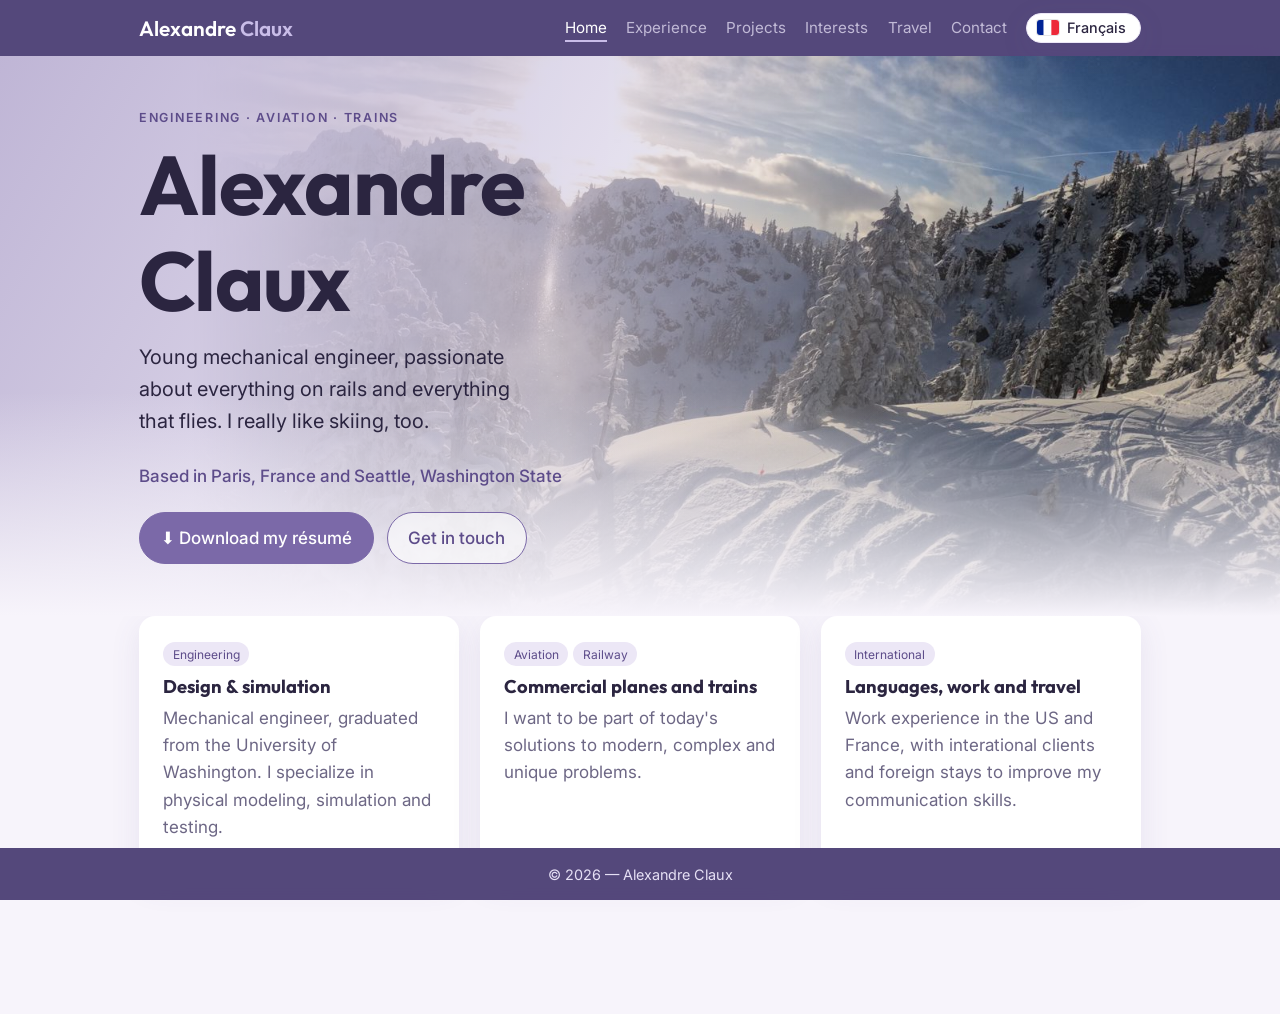
<file: index.html>
<!DOCTYPE html>
<html lang="fr">
<head>
<meta charset="UTF-8">
<meta name="viewport" content="width=device-width, initial-scale=1.0">
<title>Alexandre Claux</title>
<meta name="description" content="Alexandre Claux — mechanical engineering, aviation, trains & travel.">
<link rel="preconnect" href="https://fonts.googleapis.com">
<link href="https://fonts.googleapis.com/css2?family=Inter:wght@400;500;600&family=Outfit:wght@500;600&display=swap" rel="stylesheet">
<link rel="stylesheet" href="style.css">
</head>
<body>
<header>
  <nav class="navbar">
    <a class="logo" href="index.html">Alexandre <span>Claux</span></a>
    <div class="nav-right">
      <ul class="nav-links"><li><a href="index.html" class=active><span lang="fr">Accueil</span><span lang="en">Home</span></a></li><li><a href="experiences.html"><span lang="fr">Expériences</span><span lang="en">Experience</span></a></li><li><a href="projets.html"><span lang="fr">Projets</span><span lang="en">Projects</span></a></li><li><a href="interets.html"><span lang="fr">Centres d’intérêt</span><span lang="en">Interests</span></a></li><li><a href="voyages.html"><span lang="fr">Voyages</span><span lang="en">Travel</span></a></li><li><a href="contact.html"><span lang="fr">Contact</span><span lang="en">Contact</span></a></li></ul>
      <button class="lang-btn" id="lang-btn" type="button" aria-label="Change language / Changer de langue">
        <span lang="fr"><img src="images/flags/gb.svg" alt="">English</span>
        <span lang="en"><img src="images/flags/fr.svg" alt="">Français</span>
      </button>
    </div>
  </nav>
</header>

<section class="hero">
  <div class="hero-img" role="img" aria-label="Rame MI79 du RER B / MI79 RER B train"></div>
  <div class="wrap">
    <p class="eyebrow"><span lang="fr">Ingénierie · Aviation · Ferroviaire</span><span lang="en">Engineering · Aviation · Trains</span></p>
    <h1>Alexandre<br>Claux</h1>
    <p class="tagline"><span lang="fr">Jeune diplomé en génie mécanique, passionné par tout sur rails et ce qui vole. J'adore aussi le ski.</span><span lang="en">Young mechanical engineer, passionate about everything on rails and everything that flies. I really like skiing, too.</span></p>
    <p class="place"><span lang="fr">Basé à Paris, France, et Seattle, État de Washington</span><span lang="en">Based in Paris, France and Seattle, Washington State</span></p>
    <div class="btns" style="margin-top:1.4rem"><a class="btn primary" data-cv href="assets/CV_AlexandreClaux_FR.pdf" download>⬇ <span lang="fr">Télécharger mon CV</span><span lang="en">Download my résumé</span></a><a class="btn" href="contact.html"><span lang="fr">Me contacter</span><span lang="en">Get in touch</span></a></div>
  </div>
</section>
<main class="wrap tight">
  <div class="grid">
    <article class="card reveal"><span class="tag"><span lang="fr">Ingénierie</span><span lang="en">Engineering</span></span><h3><span lang="fr">Conception & modélisation</span><span lang="en">Design & simulation</span></h3><p class="muted"><span lang="fr">Ingénieur mécanique, diplomé de l’University of Washington. Specialisé en conception et modélisation physique et les essais.</span><span lang="en">Mechanical engineer, graduated from the University of Washington. I specialize in physical modeling, simulation and testing.</span></p></article>
    <article class="card reveal"><span class="tag"><span lang="fr">Aviation</span><span lang="en">Aviation</span></span> <span class="tag"><span lang="fr">Ferroviaire</span><span lang="en">Railway</span></span><h3><span lang="fr">Les avions et les trains commerciaux</span><span lang="en">Commercial planes and trains</span></h3><p class="muted"><span lang="fr">Je veux faire partie des solutions aux problématiques diverses et complexes des réseaux modernes.</span><span lang="en">I want to be part of today's solutions to modern, complex and unique problems.</span></p></article>
    <article class="card reveal"><span class="tag"><span lang="fr">International</span><span lang="en">International</span></span><h3><span lang="fr">Langues, travail et voyages</span><span lang="en">Languages, work and travel</span></h3><p class="muted"><span lang="fr">Un parcours professionnel en France et aux États‑Unis, avec des clients internationaux et des séjours pour apprendre.</span><span lang="en">Work experience in the US and France, with interational clients and foreign stays to improve my communication skills.</span></p></article>
  </div>
</main>
<footer><p>© 2026 — Alexandre Claux</p></footer>
<script src="script.js"></script>
</body>
</html>
</file>
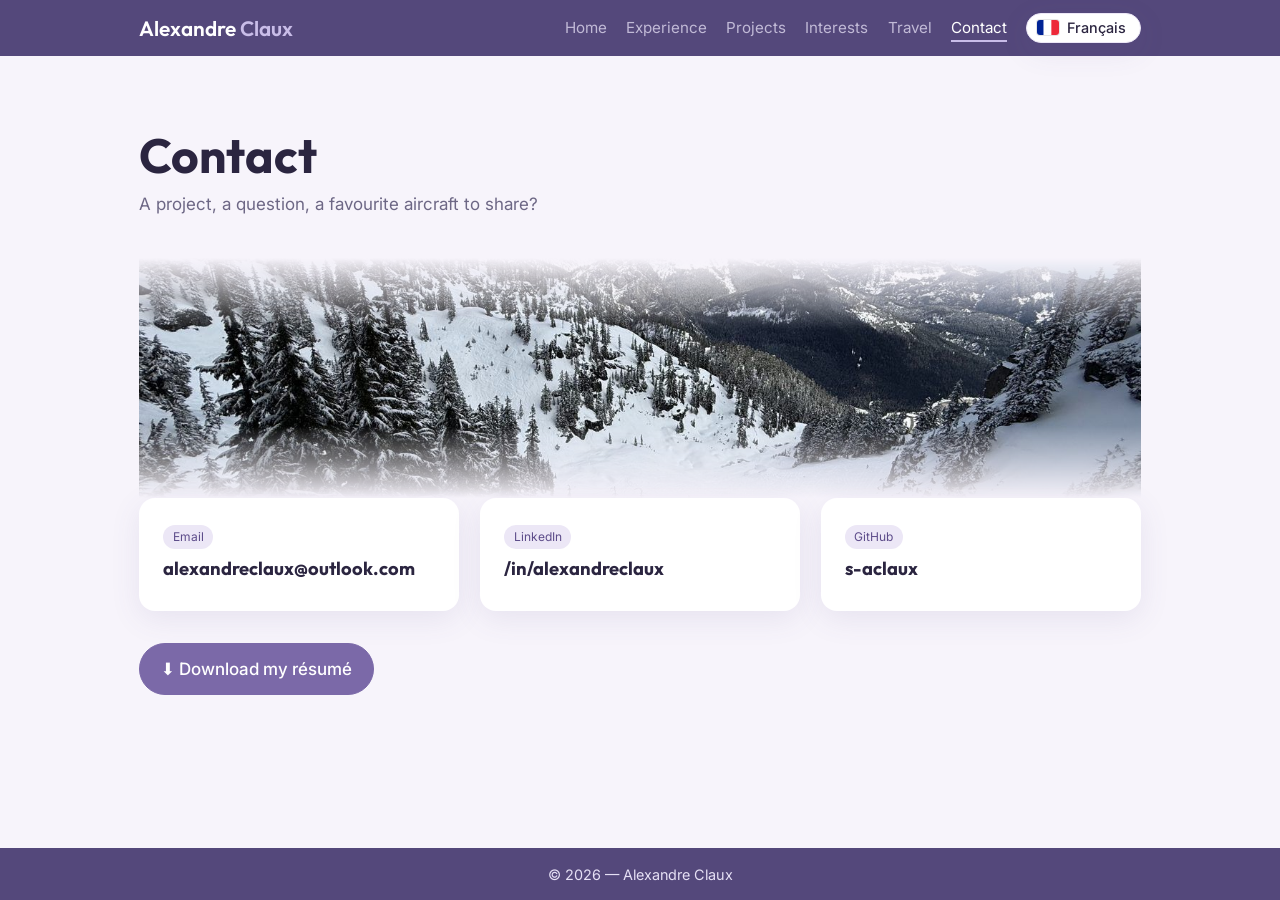
<file: contact.html>
<!DOCTYPE html>
<html lang="fr">
<head>
<meta charset="UTF-8">
<meta name="viewport" content="width=device-width, initial-scale=1.0">
<title>Alexandre Claux</title>
<meta name="description" content="Alexandre Claux — mechanical engineering, aviation, trains & travel.">
<link rel="preconnect" href="https://fonts.googleapis.com">
<link href="https://fonts.googleapis.com/css2?family=Inter:wght@400;500;600&family=Outfit:wght@500;600&display=swap" rel="stylesheet">
<link rel="stylesheet" href="style.css">
</head>
<body>
<header>
  <nav class="navbar">
    <a class="logo" href="index.html">Alexandre <span>Claux</span></a>
    <div class="nav-right">
      <ul class="nav-links"><li><a href="index.html"><span lang="fr">Accueil</span><span lang="en">Home</span></a></li><li><a href="experiences.html"><span lang="fr">Expériences</span><span lang="en">Experience</span></a></li><li><a href="projets.html"><span lang="fr">Projets</span><span lang="en">Projects</span></a></li><li><a href="interets.html"><span lang="fr">Centres d’intérêt</span><span lang="en">Interests</span></a></li><li><a href="voyages.html"><span lang="fr">Voyages</span><span lang="en">Travel</span></a></li><li><a href="contact.html" class=active><span lang="fr">Contact</span><span lang="en">Contact</span></a></li></ul>
      <button class="lang-btn" id="lang-btn" type="button" aria-label="Change language / Changer de langue">
        <span lang="fr"><img src="images/flags/gb.svg" alt="">English</span>
        <span lang="en"><img src="images/flags/fr.svg" alt="">Français</span>
      </button>
    </div>
  </nav>
</header>

<main class="wrap">
  <div class="page-title reveal"><h1><span lang="fr">Contact</span><span lang="en">Contact</span></h1><p class="muted"><span lang="fr">Un projet, une question, un avion préféré à partager ?</span><span lang="en">A project, a question, a favourite aircraft to share?</span></p></div>
  <figure class="photo fade-both banner"><img src="images/ski-contact.jpg" alt=""></figure>
  <div class="grid">
    <a class="card reveal" href="mailto:alexandreclaux@outlook.com" style="text-decoration:none;color:inherit"><span class="tag">Email</span><h3>alexandreclaux@outlook.com</h3></a>
    <a class="card reveal" href="https://www.linkedin.com/in/alexandreclaux" target="_blank" rel="noopener" style="text-decoration:none;color:inherit"><span class="tag">LinkedIn</span><h3>/in/alexandreclaux</h3></a>
    <a class="card reveal" href="https://github.com/s-aclaux" target="_blank" rel="noopener" style="text-decoration:none;color:inherit"><span class="tag">GitHub</span><h3>s-aclaux</h3></a>
  </div>
  <div class="btns" style="margin-top:2rem"><a class="btn primary" data-cv href="assets/CV_AlexandreClaux_FR.pdf" download>⬇ <span lang="fr">Télécharger mon CV</span><span lang="en">Download my résumé</span></a></div>
</main>
<footer><p>© 2026 — Alexandre Claux</p></footer>
<script src="script.js"></script>
</body>
</html>
</file>
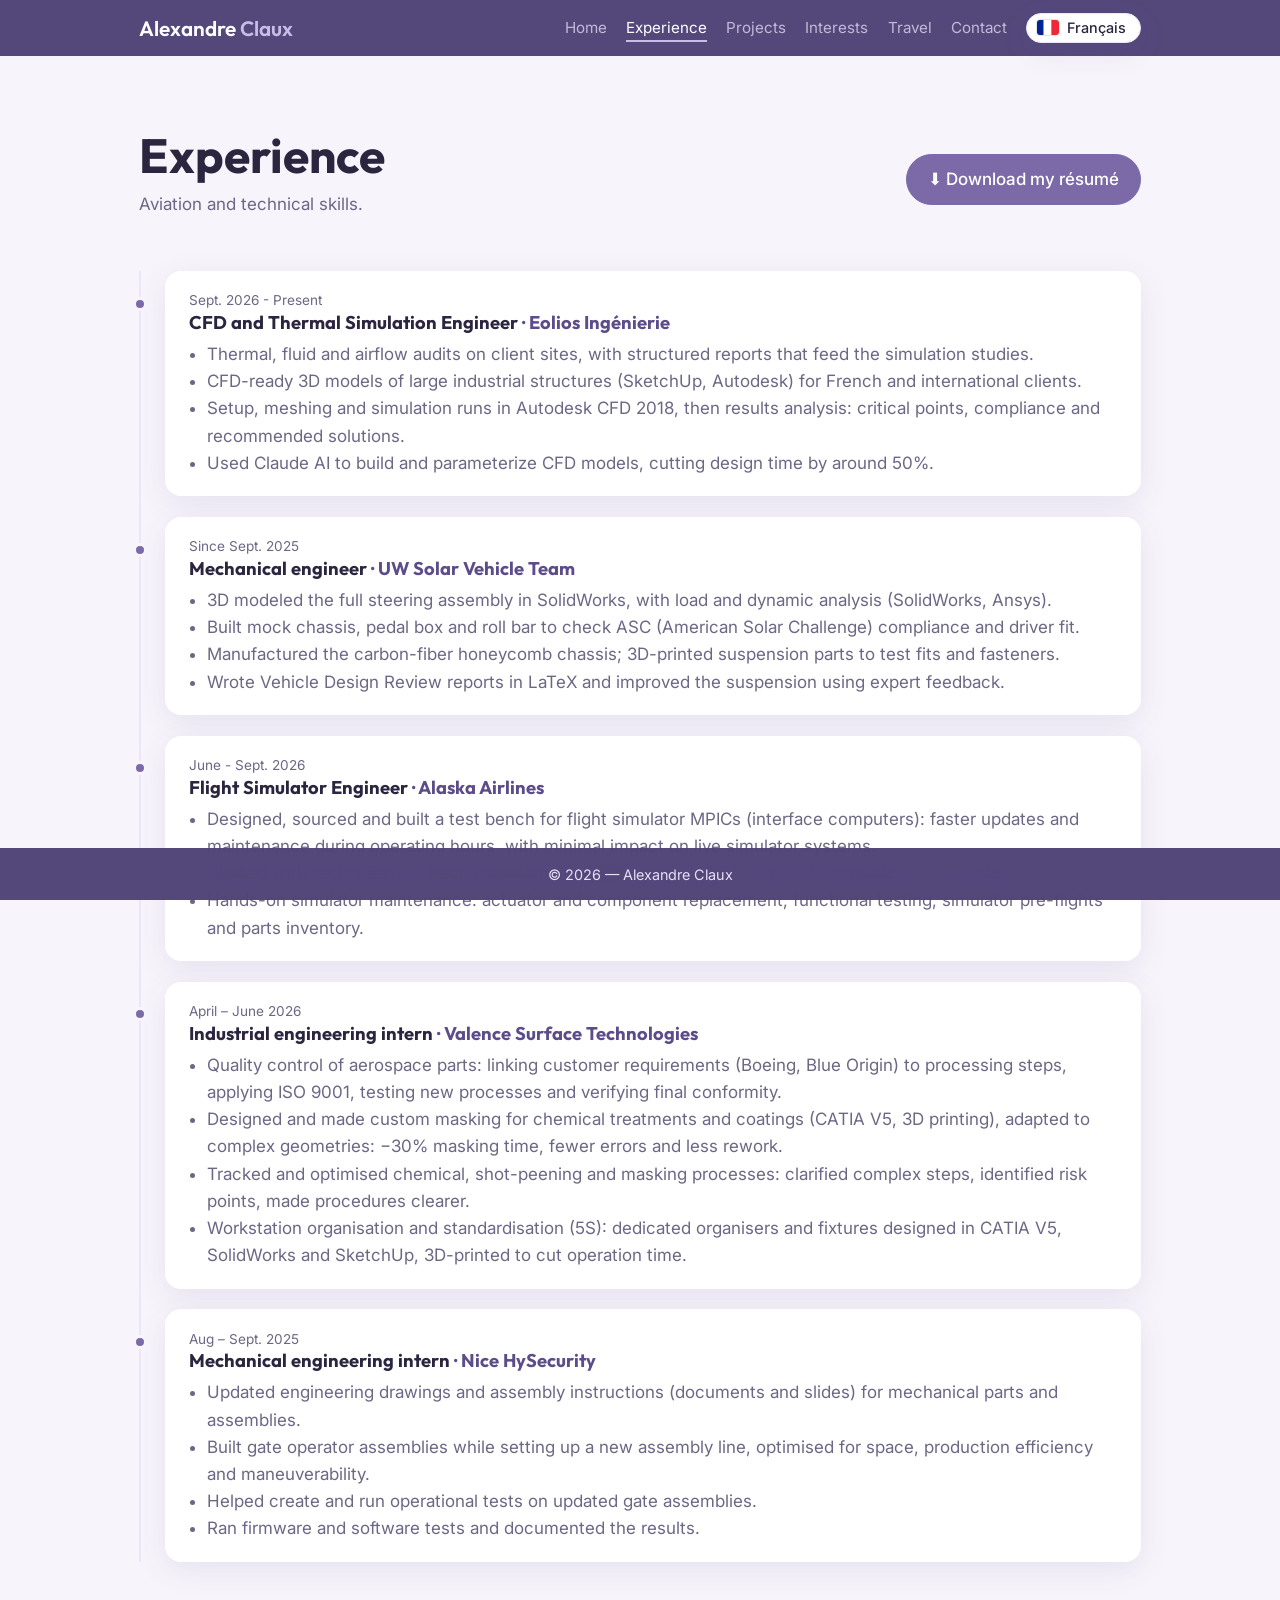
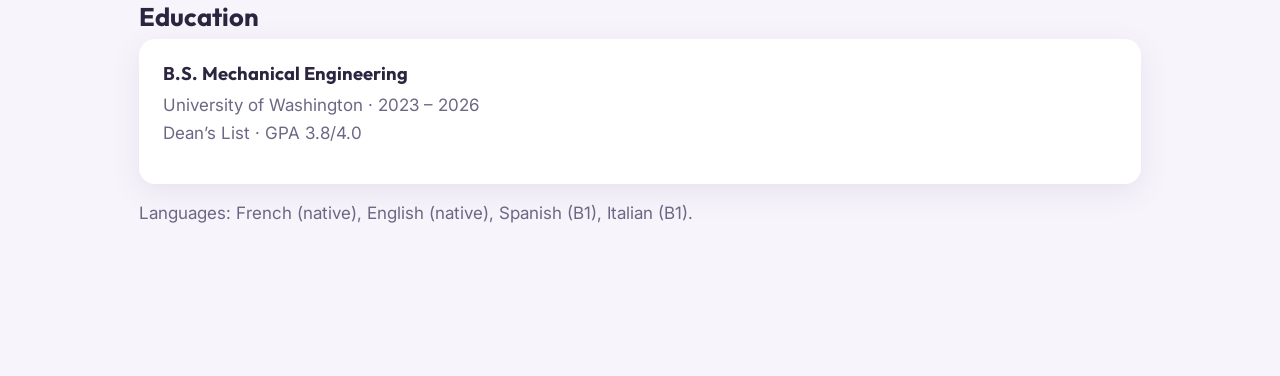
<file: experiences.html>
<!DOCTYPE html>
<html lang="fr">
<head>
<meta charset="UTF-8">
<meta name="viewport" content="width=device-width, initial-scale=1.0">
<title>Alexandre Claux</title>
<meta name="description" content="Alexandre Claux — mechanical engineering, aviation, trains & travel.">
<link rel="preconnect" href="https://fonts.googleapis.com">
<link href="https://fonts.googleapis.com/css2?family=Inter:wght@400;500;600&family=Outfit:wght@500;600&display=swap" rel="stylesheet">
<link rel="stylesheet" href="style.css">
</head>
<body>
<header>
  <nav class="navbar">
    <a class="logo" href="index.html">Alexandre <span>Claux</span></a>
    <div class="nav-right">
      <ul class="nav-links"><li><a href="index.html"><span lang="fr">Accueil</span><span lang="en">Home</span></a></li><li><a href="experiences.html" class=active><span lang="fr">Expériences</span><span lang="en">Experience</span></a></li><li><a href="projets.html"><span lang="fr">Projets</span><span lang="en">Projects</span></a></li><li><a href="interets.html"><span lang="fr">Centres d’intérêt</span><span lang="en">Interests</span></a></li><li><a href="voyages.html"><span lang="fr">Voyages</span><span lang="en">Travel</span></a></li><li><a href="contact.html"><span lang="fr">Contact</span><span lang="en">Contact</span></a></li></ul>
      <button class="lang-btn" id="lang-btn" type="button" aria-label="Change language / Changer de langue">
        <span lang="fr"><img src="images/flags/gb.svg" alt="">English</span>
        <span lang="en"><img src="images/flags/fr.svg" alt="">Français</span>
      </button>
    </div>
  </nav>
</header>

<main class="wrap">

  <div class="page-title reveal" style="display:flex; align-items:center; justify-content:space-between; gap:1rem; flex-wrap:wrap">
    <div><h1><span lang="fr">Expériences</span><span lang="en">Experience</span></h1><p class="muted"><span lang="fr">Du technique et de l'aéronautique.</span><span lang="en">Aviation and technical skills.</span></p></div>
    <div class="btns"><a class="btn primary" data-cv href="assets/CV_AlexandreClaux_FR.pdf" download>⬇ <span lang="fr">Télécharger mon CV</span><span lang="en">Download my résumé</span></a></div>
  </div>

<div class="timeline">

    <article class="job reveal"><div class="when"><span lang="fr">Sept. 2026 - Présent</span><span lang="en">Sept. 2026 - Present</span></div><h3><span lang="fr">Ingénieur en simulation fluidique et thermique</span><span lang="en">CFD and Thermal Simulation Engineer</span> <span class="at">· Eolios Ingénierie</span></h3><ul>
    <li><span lang="fr">Audits thermiques, fluidiques et aérauliques sur site client, avec rapports structurés servant de base aux études de simulation.</span><span lang="en">Thermal, fluid and airflow audits on client sites, with structured reports that feed the simulation studies.</span></li>
    <li><span lang="fr">Modélisation 3D compatible CFD de grandes structures industrielles (SketchUp, Autodesk) pour des clients en France et à l’international.</span><span lang="en">CFD-ready 3D models of large industrial structures (SketchUp, Autodesk) for French and international clients.</span></li>
    <li><span lang="fr">Préparation, maillage et exécution de simulations dans Autodesk CFD 2018, puis analyse des résultats : points critiques, conformité et solutions proposées.</span><span lang="en">Setup, meshing and simulation runs in Autodesk CFD 2018, then results analysis: critical points, compliance and recommended solutions.</span></li>
    <li><span lang="fr">Utilisation de l’IA Claude pour créer et paramétrer des maquettes CFD, réduisant le temps de conception d'environ 50 %.</span><span lang="en">Used Claude AI to build and parameterize CFD models, cutting design time by around 50%.</span></li>
</ul></article>

    <article class="job reveal"><div class="when"><span lang="fr">Depuis sept. 2025</span><span lang="en">Since Sept. 2025</span></div><h3><span lang="fr">Ingénieur mécanique</span><span lang="en">Mechanical engineer</span> <span class="at">· UW Solar Vehicle Team</span></h3><ul>
    <li><span lang="fr">Modélisation 3D du système de direction complet sous SolidWorks, avec analyses de charge et dynamiques (SolidWorks, Ansys).</span><span lang="en">3D modeled the full steering assembly in SolidWorks, with load and dynamic analysis (SolidWorks, Ansys).</span></li>
    <li><span lang="fr">Maquettes du châssis, du pédalier et de l’arceau pour valider la conformité au règlement ASC (American Solar Challenge) et l’ergonomie du pilote.</span><span lang="en">Built mock chassis, pedal box and roll bar to check ASC (American Solar Challenge) compliance and driver fit.</span></li>
    <li><span lang="fr">Fabrication du châssis en nid d’abeille de carbone, et prototypes de suspension imprimés en 3D.</span><span lang="en">Manufactured the carbon-fiber honeycomb chassis; 3D-printed suspension parts to test fits and fasteners.</span></li>
    <li><span lang="fr">Rapports de Vehicle Design Review en LaTeX et amélioration de la suspension grâce aux retours d’experts.</span><span lang="en">Wrote Vehicle Design Review reports in LaTeX and improved the suspension using expert feedback.</span></li>
</ul></article>

    <article class="job reveal"><div class="when"><span lang="fr">Juin - Sept. 2026</span><span lang="en">June - Sept. 2026</span></div><h3><span lang="fr">Ingénieur simulateur de vol</span><span lang="en">Flight Simulator Engineer</span> <span class="at">· Alaska Airlines</span>
</h3><ul>
    <li><span lang="fr">Conception, sourcing et fabrication d’un banc d’essai pour les MPIC (cartes d’interface) des simulateurs de vol pour des mises à jour plus rapides et maintenance possible en période d’exploitation.</span><span lang="en">Designed, sourced and built a test bench for flight simulator MPICs (interface computers): faster updates and maintenance during operating hours, with minimal impact on live simulator systems.</span></li>
    <li><span lang="fr">Travaillé avec d'autres techniciens pour maintenir fiabilité opérationnelle supérieure à 98,5 % sur 18 simulateurs répartis sur 3 sites.</span><span lang="en">Worked with technicians to keep operational reliability above 98.5% across 18 simulators at 3 locations.</span></li>
    <li><span lang="fr">Maintenance active des simulateurs : remplacement d’actionneurs et de composants, essais fonctionnels, pré-vol des simulateurs et inventaire des pièces.</span><span lang="en">Hands-on simulator maintenance: actuator and component replacement, functional testing, simulator pre-flights and parts inventory.</span></li>
</ul></article>

    <article class="job reveal"><div class="when"><span lang="fr">Avril – juin 2026</span><span lang="en">April – June 2026</span></div><h3><span lang="fr">Stage en ingénierie industrielle</span><span lang="en">Industrial engineering intern</span> <span class="at">· Valence Surface Technologies</span></h3><ul>
    <li><span lang="fr">Contrôle qualité de pièces aéronautiques : lien entre exigences clients (Boeing, Blue Origin) et étapes de traitement, application de l’ISO 9001, essais de nouveaux procédés et vérification de la conformité finale.</span><span lang="en">Quality control of aerospace parts: linking customer requirements (Boeing, Blue Origin) to processing steps, applying ISO 9001, testing new processes and verifying final conformity.</span></li>
    <li><span lang="fr">Conception et fabrication de masquages sur mesure pour traitements chimiques et revêtements (CATIA V5, impression 3D), adaptés aux géométries complexes : −30 % de temps de masquage, moins d’erreurs et de reprises.</span><span lang="en">Designed and made custom masking for chemical treatments and coatings (CATIA V5, 3D printing), adapted to complex geometries: −30% masking time, fewer errors and less rework.</span></li>
    <li><span lang="fr">Suivi et optimisation des procédés chimiques, de grenaillage et de masquage : clarification des étapes complexes, repérage des points à risque, procédures plus claires.</span><span lang="en">Tracked and optimised chemical, shot-peening and masking processes: clarified complex steps, identified risk points, made procedures clearer.</span></li>
    <li><span lang="fr">Organisation et standardisation des postes de travail (5S) : organiseurs et gabarits dédiés conçus sous CATIA V5, SolidWorks et SketchUp, imprimés en 3D pour réduire le temps d’opération.</span><span lang="en">Workstation organisation and standardisation (5S): dedicated organisers and fixtures designed in CATIA V5, SolidWorks and SketchUp, 3D-printed to cut operation time.</span></li>
</ul></article>

    <article class="job reveal"><div class="when"><span lang="fr">Août – sept. 2025</span><span lang="en">Aug – Sept. 2025</span></div><h3><span lang="fr">Stage en ingénierie mécanique</span><span lang="en">Mechanical engineering intern</span> <span class="at">· Nice HySecurity</span></h3><ul>
    <li><span lang="fr">Mise à jour des plans techniques et des instructions de montage (documents et présentations) pour les pièces et assemblages mécaniques.</span><span lang="en">Updated engineering drawings and assembly instructions (documents and slides) for mechanical parts and assemblies.</span></li>
    <li><span lang="fr">Montage d’opérateurs de portails et de leurs panneaux électriques lors de la création d’une nouvelle ligne d’assemblage, optimisée en espace, en efficacité de production et en maniabilité.</span><span lang="en">Built gate operator assemblies while setting up a new assembly line, optimised for space, production efficiency and maneuverability.</span></li>
    <li><span lang="fr">Participation à la création et à l’exécution des essais opérationnels des portails mis à jour.</span><span lang="en">Helped create and run operational tests on updated gate assemblies.</span></li>
    <li><span lang="fr">Exécution de tests firmware et logiciels, avec documentation des résultats.</span><span lang="en">Ran firmware and software tests and documented the results.</span></li>
</ul></article>  

  </div>
  <section class="block reveal">
    <h2><span lang="fr">Formation</span><span lang="en">Education</span></h2>
    <div class="two">
      <div class="card"><h3><span lang="fr">Bachelor en génie mécanique</span><span lang="en">B.S. Mechanical Engineering</span></h3><p class="muted">University of Washington · 2023 – 2026<br>Dean’s List · GPA 3.8/4.0</p></div>
    </div>
    <p class="muted" style="margin-top:1rem"><span lang="fr">Langues : français (bilingue), anglais (bilingue), espagnol (B1), italien (B1).</span><span lang="en">Languages: French (native), English (native), Spanish (B1), Italian (B1).</span></p>
    
  </section>
</main>
<footer><p>© 2026 — Alexandre Claux</p></footer>
<script src="script.js"></script>
</body>
</html>
</file>
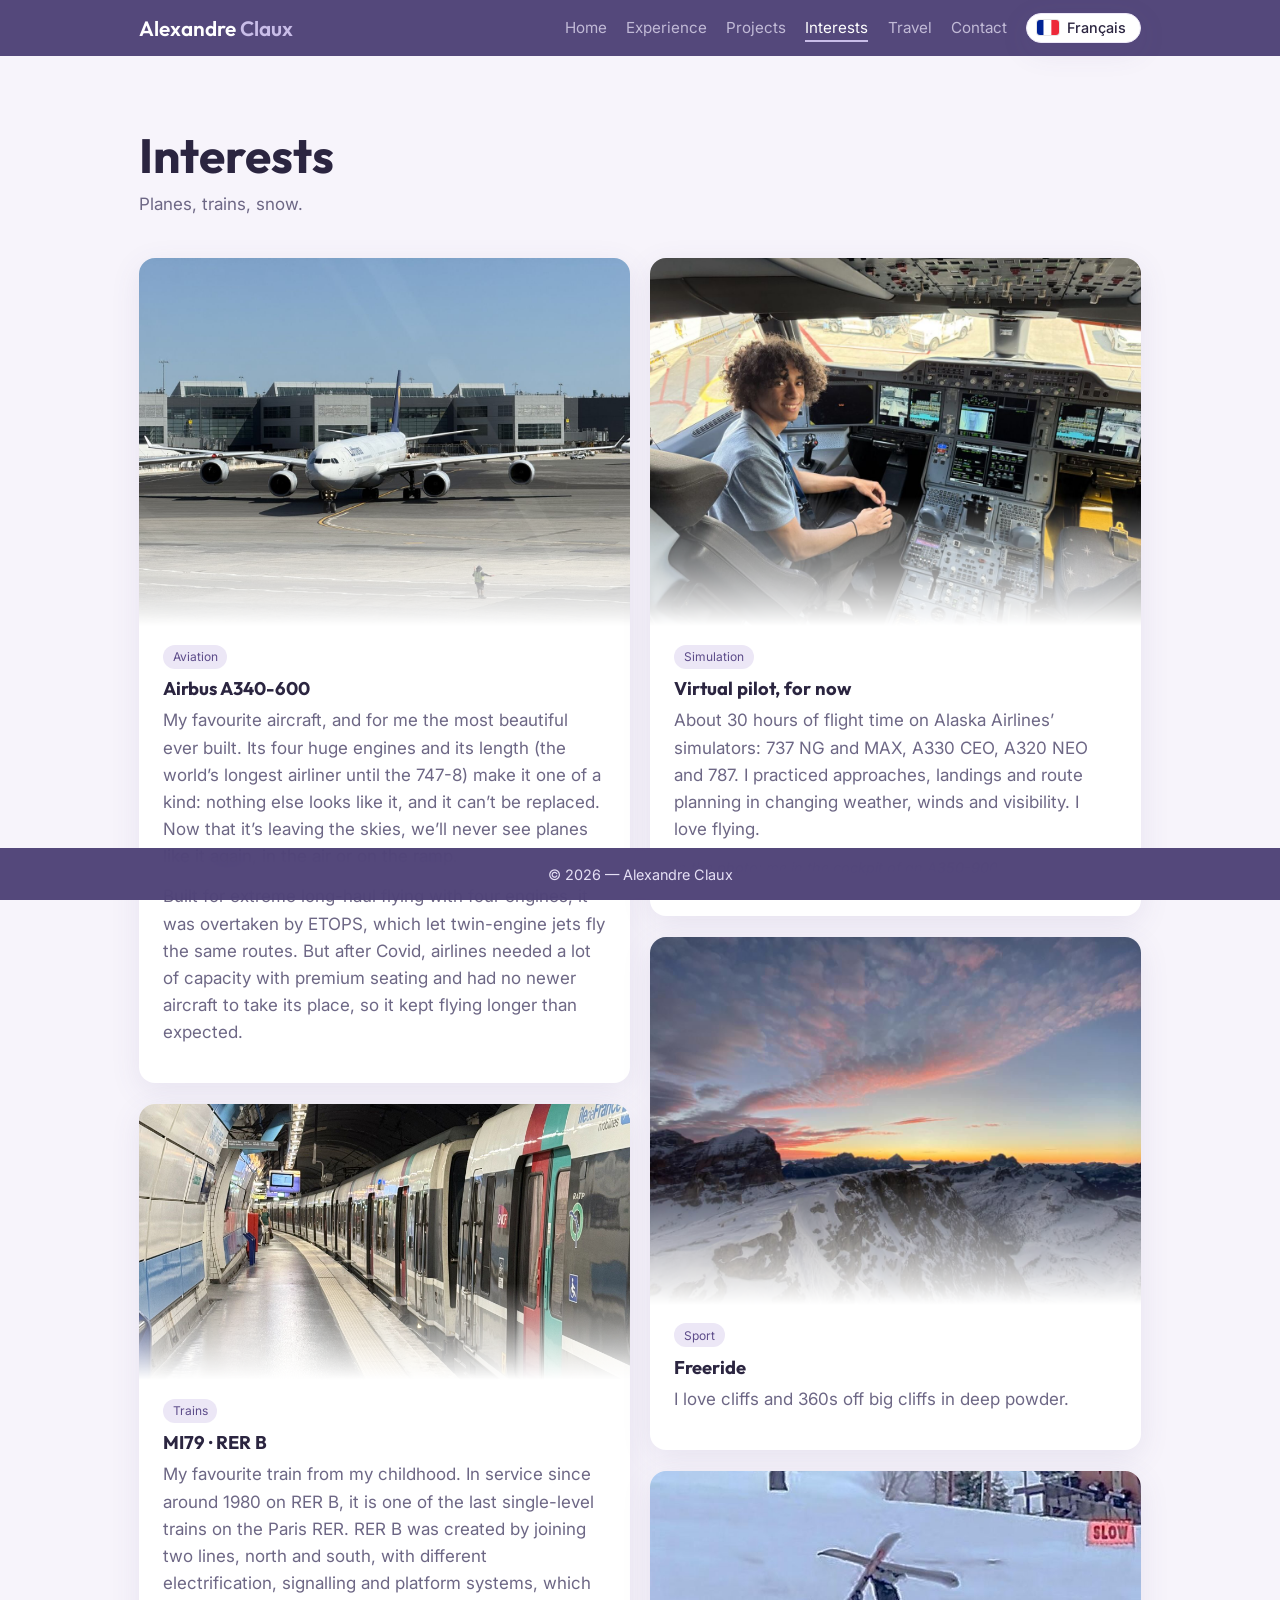
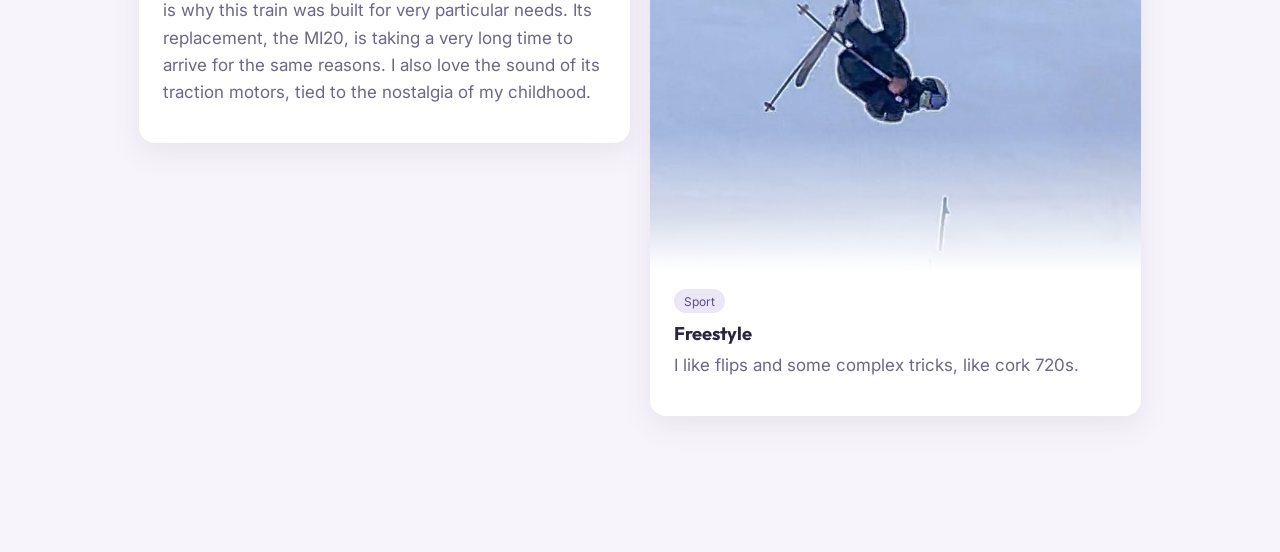
<file: interets.html>
<!DOCTYPE html>
<html lang="fr">
<head>
<meta charset="UTF-8">
<meta name="viewport" content="width=device-width, initial-scale=1.0">
<title>Alexandre Claux</title>
<meta name="description" content="Alexandre Claux — mechanical engineering, aviation, trains & travel.">
<link rel="preconnect" href="https://fonts.googleapis.com">
<link href="https://fonts.googleapis.com/css2?family=Inter:wght@400;500;600&family=Outfit:wght@500;600&display=swap" rel="stylesheet">
<link rel="stylesheet" href="style.css">
</head>
<body>
<header>
  <nav class="navbar">
    <a class="logo" href="index.html">Alexandre <span>Claux</span></a>
    <div class="nav-right">
      <ul class="nav-links"><li><a href="index.html"><span lang="fr">Accueil</span><span lang="en">Home</span></a></li><li><a href="experiences.html"><span lang="fr">Expériences</span><span lang="en">Experience</span></a></li><li><a href="projets.html"><span lang="fr">Projets</span><span lang="en">Projects</span></a></li><li><a href="interets.html" class=active><span lang="fr">Centres d’intérêt</span><span lang="en">Interests</span></a></li><li><a href="voyages.html"><span lang="fr">Voyages</span><span lang="en">Travel</span></a></li><li><a href="contact.html"><span lang="fr">Contact</span><span lang="en">Contact</span></a></li></ul>
      <button class="lang-btn" id="lang-btn" type="button" aria-label="Change language / Changer de langue">
        <span lang="fr"><img src="images/flags/gb.svg" alt="">English</span>
        <span lang="en"><img src="images/flags/fr.svg" alt="">Français</span>
      </button>
    </div>
  </nav>
</header>

<main class="wrap">
  <div class="page-title reveal"><h1><span lang="fr">Centres d’intérêt</span><span lang="en">Interests</span></h1><p class="muted"><span lang="fr">Avions, trains, neige.</span><span lang="en">Planes, trains, snow.</span></p></div>
  <div class="masonry">

    <article class="card reveal"><figure class="cimg "><img src="images/a340-600.jpg" alt="Airbus A340-600" loading="lazy"></figure><span class="tag">Aviation</span><h3>Airbus A340-600</h3>
      <p class="muted"><span lang="fr">Mon avion préféré, et pour moi le plus beau jamais construit. Ses quatre grands réacteurs et sa longueur (plus long avion de ligne du monde jusqu’au 747-8) en font un avion unique : aucun autre ne lui ressemble et il est irremplaçable. Maintenant qu’il quitte le ciel, on ne reverra plus d’avions pareils, ni en vol ni dans les aéroports.</span><span lang="en">My favourite aircraft, and for me the most beautiful ever built. Its four huge engines and its length (the world’s longest airliner until the 747-8) make it one of a kind: nothing else looks like it, and it can’t be replaced. Now that it’s leaving the skies, we’ll never see planes like it again, in the air or on the ramp.</span></p>
      <p class="muted"><span lang="fr">Conçu pour les vols ultra-long-courriers avec quatre moteurs, il a été rattrapé par l’ETOPS, qui a permis aux bimoteurs de faire les mêmes routes. Mais après le Covid, les compagnies avaient besoin de beaucoup de place et aucun avion récent ne pouvait le remplacer : il a donc volé plus longtemps que prévu.</span><span lang="en">Built for extreme long-haul flying with four engines, it was overtaken by ETOPS, which let twin-engine jets fly the same routes. But after Covid, airlines needed a lot of capacity with premium seating and had no newer aircraft to take its place, so it kept flying longer than expected.</span></p></article>

    <article class="card reveal"><figure class="cimg "><img src="images/rer-mi79.jpg" alt="MI79 RER B" loading="lazy"></figure><span class="tag"><span lang="fr">Trains</span><span lang="en">Trains</span></span><h3>MI79 · RER B</h3>
      <p class="muted"><span lang="fr">Mon train préféré, celui de mon enfance. Mis en service autour de 1980 pour le RER B, c’est l’un des derniers trains à un seul niveau du RER parisien. Le RER B est né de la fusion de deux lignes, au nord et au sud, aux systèmes d’électrification, de signalisation et de quais différents : un vrai casse-tête, d’où ce train taillé pour des besoins très particuliers. Son remplaçant, le MI20, met d’ailleurs très longtemps à arriver pour les mêmes raisons. J’adore aussi le son de ses moteurs de traction, lié à la nostalgie de mon enfance.</span><span lang="en">My favourite train from my childhood. In service since around 1980 on RER B, it is one of the last single-level trains on the Paris RER. RER B was created by joining two lines, north and south, with different electrification, signalling and platform systems, which is why this train was built for very particular needs. Its replacement, the MI20, is taking a very long time to arrive for the same reasons. I also love the sound of its traction motors, tied to the nostalgia of my childhood.</span></p></article>

    <article class="card reveal"><figure class="cimg "><img src="images/a359-pilot.jpg" alt="Airbus A350 cockpit" loading="lazy"></figure><span class="tag"><span lang="fr">Simulation</span><span lang="en">Simulation</span></span><h3><span lang="fr">Pilote… virtuel, pour l’instant</span><span lang="en">Virtual pilot, for now</span></h3>
      <p class="muted"><span lang="fr">Environ 30 heures de vol sur les simulateurs d’Alaska Airlines : 737 NG et MAX, A330 CEO, A320 NEO et 787. J’y ai pratiqué approches, atterrissages et planification de route, avec des climats, des vents et une visibilité variables. J’adore voler.</span><span lang="en">About 30 hours of flight time on Alaska Airlines’ simulators: 737 NG and MAX, A330 CEO, A320 NEO and 787. I practiced approaches, landings and route planning in changing weather, winds and visibility. I love flying.</span></p>
      <p class="muted" style="font-size:.9rem;font-style:italic"><span lang="fr">Sur la photo : moi dans le cockpit d’un A350-900.</span><span lang="en">In the photo: me in the cockpit of an A350-900.</span></p></article>

    <article class="card reveal"><figure class="cimg "><img src="images/whistler-beautiful.jpg" alt="Freeride skiing" loading="lazy"></figure><span class="tag"><span lang="fr">Sport</span><span lang="en">Sport</span></span><h3>Freeride</h3>
      <p class="muted"><span lang="fr">J’aime les falaises et les sauts avec des 360 sur de gros rochers, dans la poudreuse.</span><span lang="en">I love cliffs and 360s off big cliffs in deep powder.</span></p></article>

    <article class="card reveal"><figure class="cimg "><img src="images/ski-trick.jpg" alt="Freestyle skiing" loading="lazy"></figure><span class="tag"><span lang="fr">Sport</span><span lang="en">Sport</span></span><h3>Freestyle</h3>
      <p class="muted"><span lang="fr">J’aime les saltos et les figures un peu complexes, comme le cork 720.</span><span lang="en">I like flips and some complex tricks, like cork 720s.</span></p></article>

  </div>
  <!-- VIDEO (optionnel) : enlève les flèches de commentaire pour activer, puis mets ton fichier dans le dossier videos/
  <figure class="photo reveal" style="margin-top:2rem">
    <video src="videos/mon-a340.mp4" controls muted playsinline preload="metadata"></video>
    <figcaption><span lang="fr">Mon A340-600</span><span lang="en">My A340-600</span></figcaption>
  </figure> -->
</main>
<footer><p>© 2026 — Alexandre Claux</p></footer>
<script src="script.js"></script>
</body>
</html>
</file>
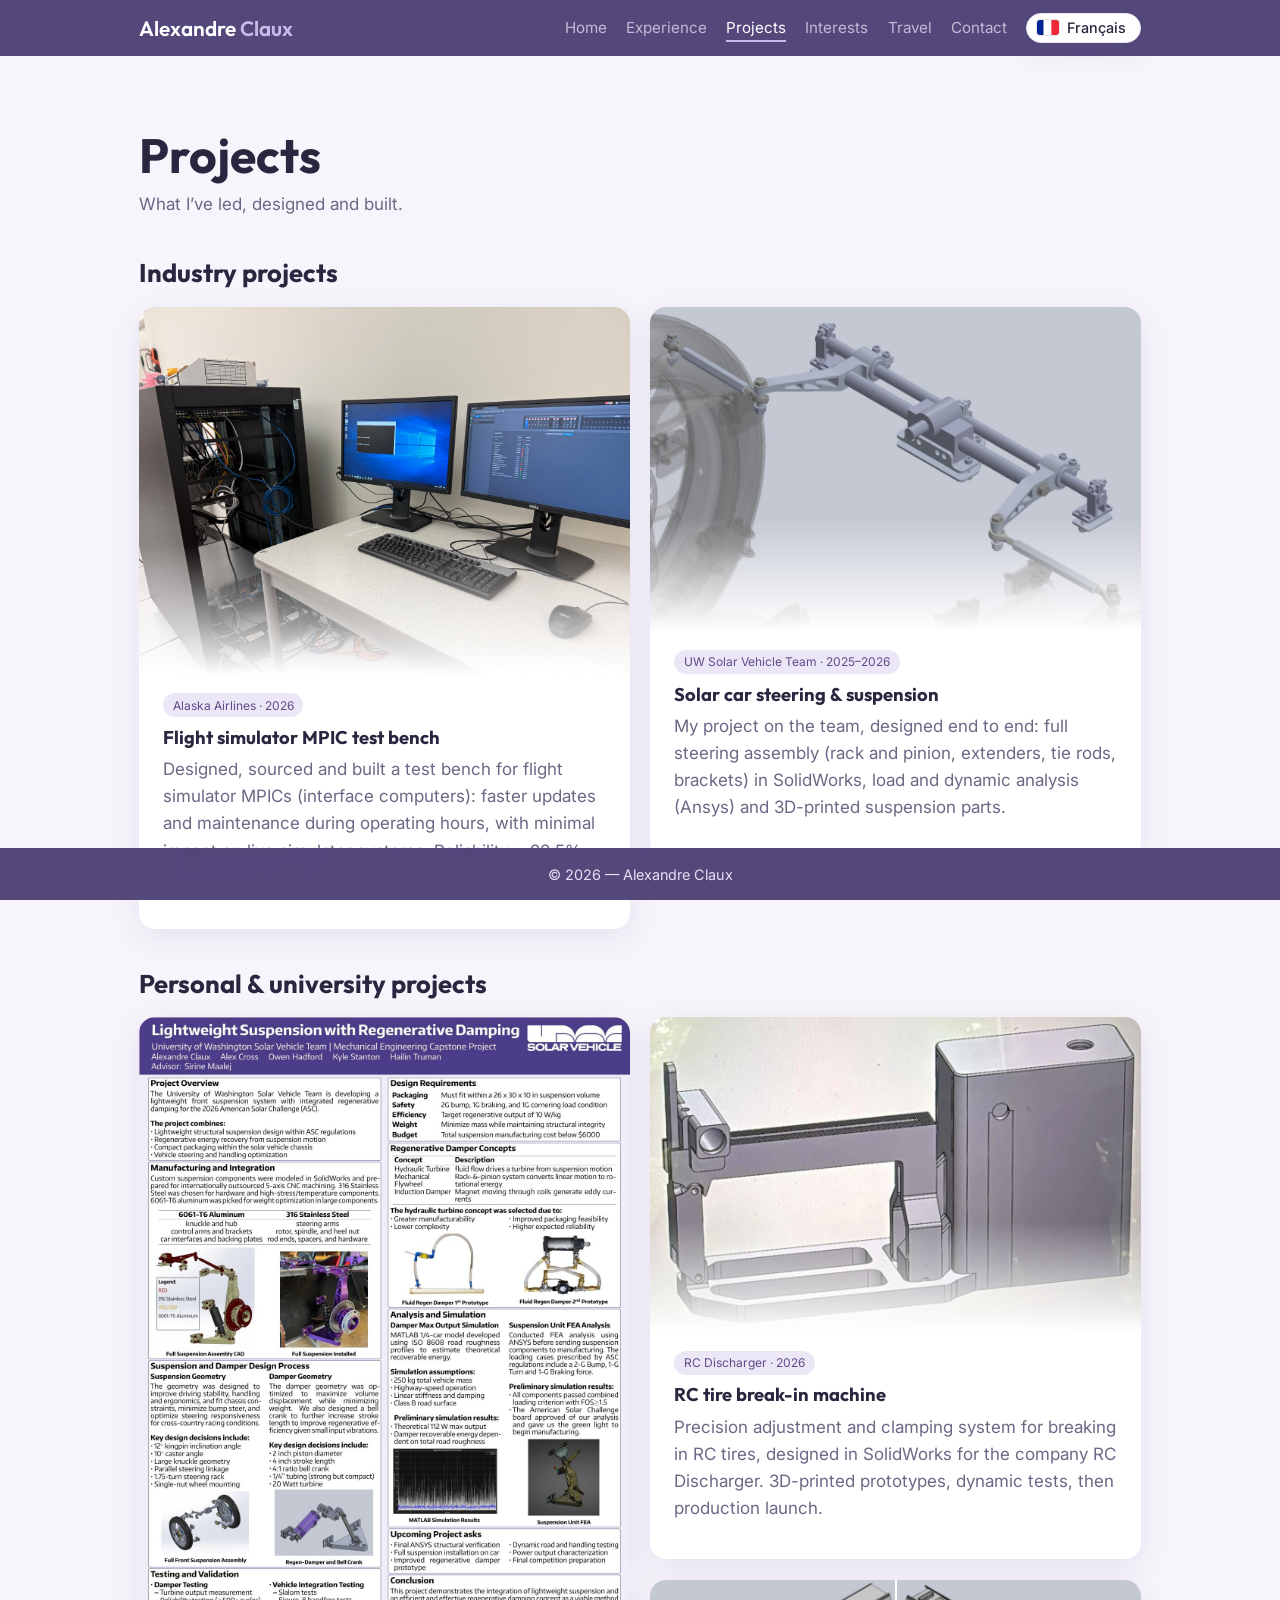
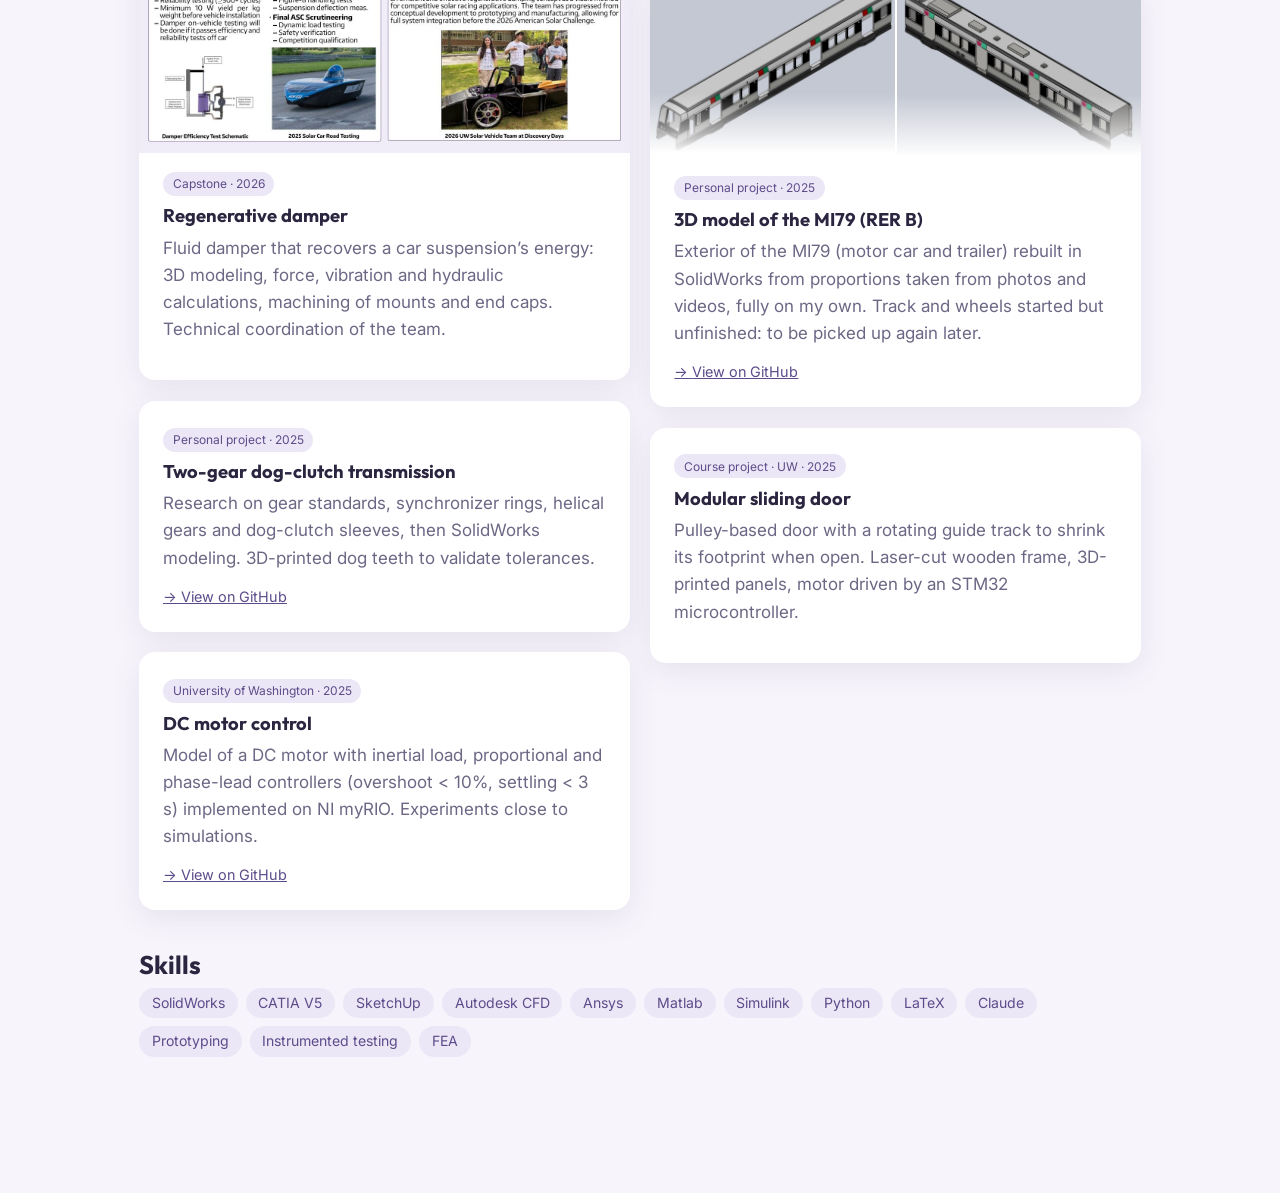
<file: projets.html>
<!DOCTYPE html>
<html lang="fr">
<head>
<meta charset="UTF-8">
<meta name="viewport" content="width=device-width, initial-scale=1.0">
<title>Alexandre Claux</title>
<meta name="description" content="Alexandre Claux — mechanical engineering, aviation, trains & travel.">
<link rel="preconnect" href="https://fonts.googleapis.com">
<link href="https://fonts.googleapis.com/css2?family=Inter:wght@400;500;600&family=Outfit:wght@500;600&display=swap" rel="stylesheet">
<link rel="stylesheet" href="style.css">
</head>
<body>
<header>
  <nav class="navbar">
    <a class="logo" href="index.html">Alexandre <span>Claux</span></a>
    <div class="nav-right">
      <ul class="nav-links"><li><a href="index.html"><span lang="fr">Accueil</span><span lang="en">Home</span></a></li><li><a href="experiences.html"><span lang="fr">Expériences</span><span lang="en">Experience</span></a></li><li><a href="projets.html" class=active><span lang="fr">Projets</span><span lang="en">Projects</span></a></li><li><a href="interets.html"><span lang="fr">Centres d’intérêt</span><span lang="en">Interests</span></a></li><li><a href="voyages.html"><span lang="fr">Voyages</span><span lang="en">Travel</span></a></li><li><a href="contact.html"><span lang="fr">Contact</span><span lang="en">Contact</span></a></li></ul>
      <button class="lang-btn" id="lang-btn" type="button" aria-label="Change language / Changer de langue">
        <span lang="fr"><img src="images/flags/gb.svg" alt="">English</span>
        <span lang="en"><img src="images/flags/fr.svg" alt="">Français</span>
      </button>
    </div>
  </nav>
</header>

<main class="wrap">
  <div class="page-title reveal"><h1><span lang="fr">Projets</span><span lang="en">Projects</span></h1><p class="muted"><span lang="fr">Ce que j’ai dirigé, conçu et construit.</span><span lang="en">What I’ve led, designed and built.</span></p></div>
  <section>
    <h2 style="margin-bottom:1.2rem"><span lang="fr">Projets industriels</span><span lang="en">Industry projects</span></h2>
  <div style="display:grid;grid-template-columns:repeat(auto-fit,minmax(min(100%,420px),1fr));gap:1.3rem;align-items:start"><div style="display:flex;flex-direction:column;gap:1.3rem">    

<article class="card reveal"><figure class="cimg" style="border-radius:16px 16px 0 0;overflow:hidden"><img src="images/mpic-test-bench.jpg" alt="Solar car steering assembly in SolidWorks" loading="lazy" style="max-height:none;height:auto;width:100%;"></figure><span class="tag"><span lang="fr">Alaska Airlines · 2026</span><span lang="en">Alaska Airlines · 2026</span></span><h3><span lang="fr">Banc d’essai pour MPIC de simulateurs de vol</span><span lang="en">Flight simulator MPIC test bench</span></h3>
      <p class="muted"><span lang="fr">Conception, sourcing et fabrication d’un banc d’essai pour les MPIC (cartes d’interface) des simulateurs : mises à jour plus rapides et maintenance possible en période d’exploitation, avec un impact minimal sur les systèmes réels. Fiabilité > 98,5 % sur 18 simulateurs.</span><span lang="en">Designed, sourced and built a test bench for flight simulator MPICs (interface computers): faster updates and maintenance during operating hours, with minimal impact on live simulator systems. Reliability > 98.5% across 18 simulators.</span></p></article></div><div style="display:flex;flex-direction:column;gap:1.3rem">    

<article class="card reveal"><figure class="cimg" style="border-radius:16px 16px 0 0;overflow:hidden"><img src="images/solar-steering.jpg" alt="Solar car steering assembly in SolidWorks" loading="lazy" style="max-height:none;height:auto;width:100%;"></figure><span class="tag"><span lang="fr">UW Solar Vehicle Team · 2025–2026</span><span lang="en">UW Solar Vehicle Team · 2025–2026</span></span><h3><span lang="fr">Direction & suspension de la voiture solaire</span><span lang="en">Solar car steering & suspension</span></h3>
      <p class="muted"><span lang="fr">Mon projet dans l’équipe, conçu de A à Z : direction complète (crémaillère, rallonges, biellettes, supports) sous SolidWorks, analyses de charge et dynamiques (Ansys) et pièces de suspension imprimées en 3D.</span><span lang="en">My project on the team, designed end to end: full steering assembly (rack and pinion, extenders, tie rods, brackets) in SolidWorks, load and dynamic analysis (Ansys) and 3D-printed suspension parts.</span></p></article></div></div>
  </section>


  <section class="block">
    <h2 style="margin-bottom:1.2rem"><span lang="fr">Projets personnels et universitaires</span><span lang="en">Personal & university projects</span></h2>
  <div style="display:grid;grid-template-columns:repeat(auto-fit,minmax(min(100%,420px),1fr));gap:1.3rem;align-items:start"><div style="display:flex;flex-direction:column;gap:1.3rem">    <article class="card reveal"><figure class="cimg" style="border-radius:16px 16px 0 0;overflow:hidden"><a href="images/capstone-poster.jpg" target="_blank" rel="noopener" style="display:block" title="Agrandir / Enlarge"><img src="images/capstone-poster.jpg" alt="Capstone poster" loading="lazy" style="max-height:none;height:auto;width:100%;-webkit-mask-image:none;mask-image:none"></a></figure><span class="tag"><span lang="fr">Capstone · 2026</span><span lang="en">Capstone · 2026</span></span><h3><span lang="fr">Amortisseur régénératif</span><span lang="en">Regenerative damper</span></h3>
      <p class="muted"><span lang="fr">Amortisseur à fluide qui récupère l’énergie de la suspension d’une voiture : modélisation 3D, calculs de forces, vibrations et hydraulique, usinage des fixations et capots. Coordination technique de l’équipe.</span><span lang="en">Fluid damper that recovers a car suspension’s energy: 3D modeling, force, vibration and hydraulic calculations, machining of mounts and end caps. Technical coordination of the team.</span></p></article>
    <article class="card reveal"><span class="tag"><span lang="fr">Projet perso · 2025</span><span lang="en">Personal project · 2025</span></span><h3><span lang="fr">Transmission à crabots, deux rapports</span><span lang="en">Two-gear dog-clutch transmission</span></h3>
      <p class="muted"><span lang="fr">Étude des normes d’engrenages, des synchroniseurs, des pignons hélicoïdaux et des manchons à crabots, puis modélisation SolidWorks. Crabots imprimés en 3D pour valider les tolérances.</span><span lang="en">Research on gear standards, synchronizer rings, helical gears and dog-clutch sleeves, then SolidWorks modeling. 3D-printed dog teeth to validate tolerances.</span></p>
      <p style="margin:0;font-size:.9rem"><a href="https://github.com/s-aclaux/Dual-Gear-Dog-Clutch-Transmission/blob/main/README.md" target="_blank" rel="noopener">→ <span lang="fr">Voir sur GitHub</span><span lang="en">View on GitHub</span></a></p></article>
    <article class="card reveal"><span class="tag"><span lang="fr">University of Washington · 2025</span><span lang="en">University of Washington · 2025</span></span><h3><span lang="fr">Asservissement d’un moteur DC</span><span lang="en">DC motor control</span></h3>
      <p class="muted"><span lang="fr">Modèle d’un moteur à charge inertielle, contrôleurs proportionnel et à avance de phase (dépassement < 10 %, réponse < 3 s) implémentés sur NI myRIO. Essais proches des simulations.</span><span lang="en">Model of a DC motor with inertial load, proportional and phase-lead controllers (overshoot < 10%, settling < 3 s) implemented on NI myRIO. Experiments close to simulations.</span></p>
      <p style="margin:0;font-size:.9rem"><a href="https://github.com/s-aclaux/DC-Motor-Control-Laboratory" target="_blank" rel="noopener">→ <span lang="fr">Voir sur GitHub</span><span lang="en">View on GitHub</span></a></p></article></div><div style="display:flex;flex-direction:column;gap:1.3rem">    <article class="card reveal"><figure class="cimg" style="border-radius:16px 16px 0 0;overflow:hidden"><img src="images/rc-bench.jpg" alt="RC tire break-in machine CAD" loading="lazy" style="max-height:none;height:auto;width:100%;"></figure><span class="tag"><span lang="fr">RC Discharger · 2026</span><span lang="en">RC Discharger · 2026</span></span><h3><span lang="fr">Machine de rodage de pneus RC</span><span lang="en">RC tire break-in machine</span></h3>
      <p class="muted"><span lang="fr">Système de réglage et de serrage précis pour le rodage de pneus RC, conçu sous SolidWorks pour l’entreprise RC Discharger. Prototypes imprimés en 3D, tests dynamiques, puis lancement de la production.</span><span lang="en">Precision adjustment and clamping system for breaking in RC tires, designed in SolidWorks for the company RC Discharger. 3D-printed prototypes, dynamic tests, then production launch.</span></p></article>
    <article class="card reveal"><figure class="cimg" style="border-radius:16px 16px 0 0;overflow:hidden;display:grid;grid-template-columns:1fr 1fr;gap:2px"><img src="images/mi79-motrice.jpg" alt="MI79 SolidWorks model" loading="lazy" style="max-height:none;height:auto"><img src="images/mi79-remorque.jpg" alt="MI79 SolidWorks model" loading="lazy" style="max-height:none;height:auto"></figure><span class="tag"><span lang="fr">Projet perso · 2025</span><span lang="en">Personal project · 2025</span></span><h3><span lang="fr">Maquette 3D du MI79 (RER B)</span><span lang="en">3D model of the MI79 (RER B)</span></h3>
      <p class="muted"><span lang="fr">Reconstruction de l’extérieur du MI79 (motrice et remorque) sous SolidWorks, à partir de proportions tirées de photos et vidéos, en autonomie. Rails et roues commencés mais inachevés : à reprendre plus tard.</span><span lang="en">Exterior of the MI79 (motor car and trailer) rebuilt in SolidWorks from proportions taken from photos and videos, fully on my own. Track and wheels started but unfinished: to be picked up again later.</span></p>
      <p style="margin:0;font-size:.9rem"><a href="https://github.com/s-aclaux/Paris-RER-B---MI79-Train-Body-Model/blob/main/README.md" target="_blank" rel="noopener">→ <span lang="fr">Voir sur GitHub</span><span lang="en">View on GitHub</span></a></p></article>
    <article class="card reveal"><span class="tag"><span lang="fr">Projet d’étude · UW · 2025</span><span lang="en">Course project · UW · 2025</span></span><h3><span lang="fr">Porte coulissante modulaire</span><span lang="en">Modular sliding door</span></h3>
      <p class="muted"><span lang="fr">Porte à poulies avec rail de guidage rotatif pour réduire l’encombrement à l’ouverture. Cadre en bois découpé au laser, panneaux imprimés en 3D, moteur piloté par un microcontrôleur STM32.</span><span lang="en">Pulley-based door with a rotating guide track to shrink its footprint when open. Laser-cut wooden frame, 3D-printed panels, motor driven by an STM32 microcontroller.</span></p></article></div></div>
  </section>
  <section class="block reveal">
    <h2><span lang="fr">Compétences</span><span lang="en">Skills</span></h2>
    <ul class="chips"><li>SolidWorks</li><li>CATIA V5</li><li>SketchUp</li><li>Autodesk CFD</li><li>Ansys</li><li>Matlab</li><li>Simulink</li><li>Python</li><li>LaTeX</li><li>Claude</li><li><span lang="fr">Prototypage</span><span lang="en">Prototyping</span></li><li><span lang="fr">Essais instrumentés</span><span lang="en">Instrumented testing</span></li><li><span lang="fr">Analyses FEM</span><span lang="en">FEA</span></li></ul>
  </section>
</main>
<footer><p>© 2026 — Alexandre Claux</p></footer>
<script src="script.js"></script>
</body>
</html>
</file>
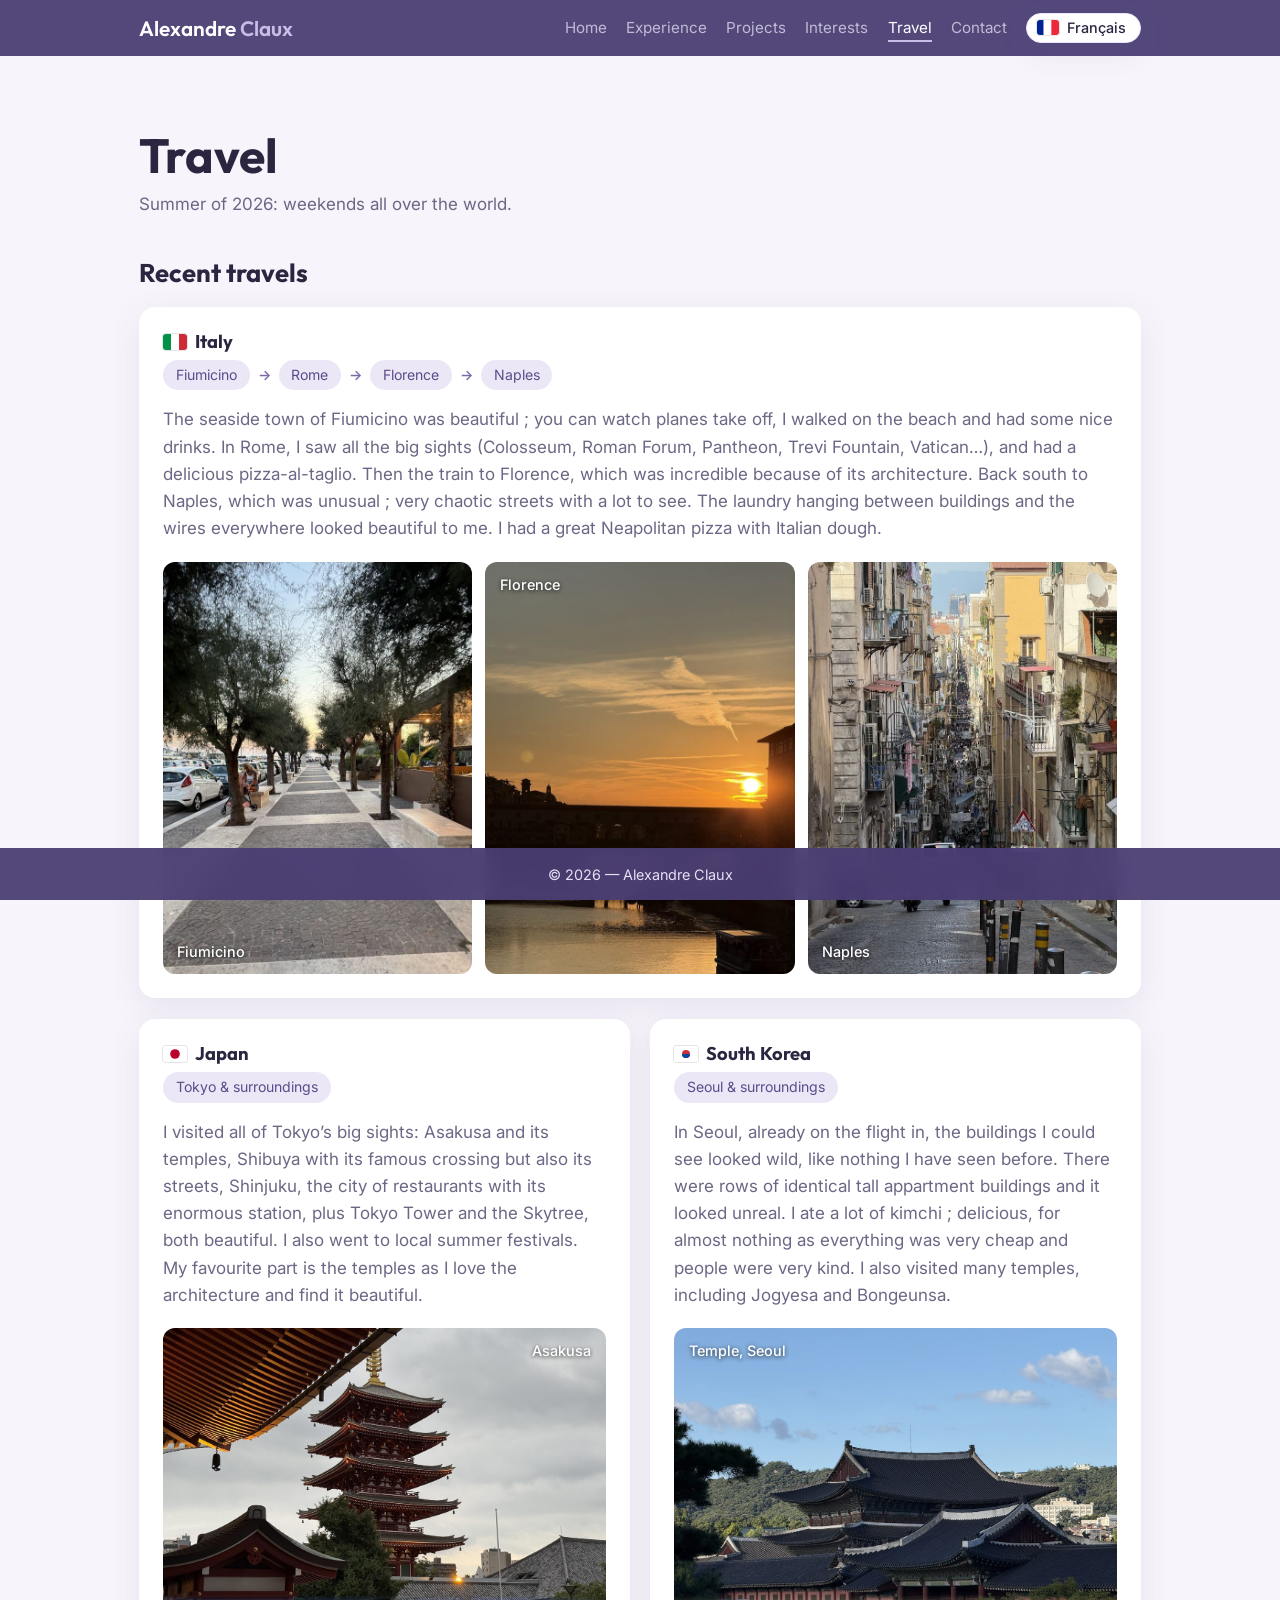
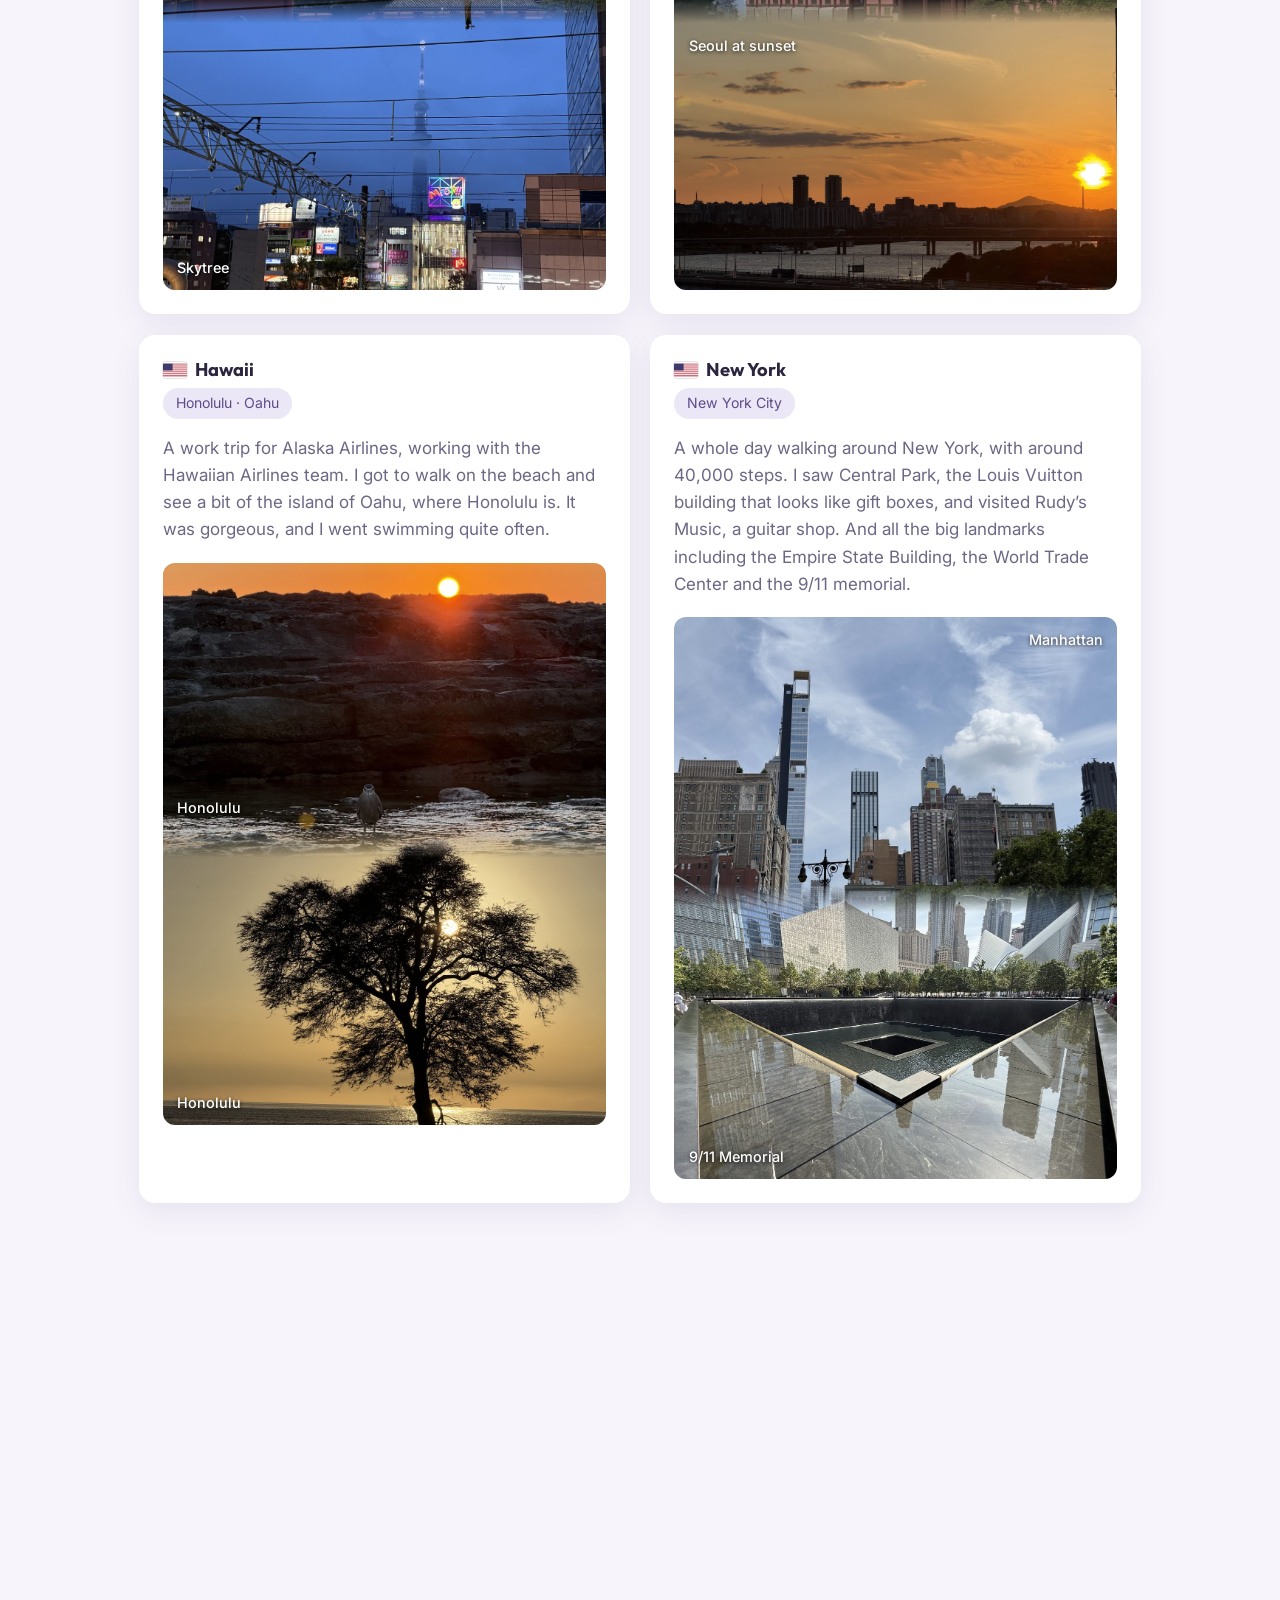
<file: voyages.html>
<!DOCTYPE html>
<html lang="fr">
<head>
<meta charset="UTF-8">
<meta name="viewport" content="width=device-width, initial-scale=1.0">
<title>Alexandre Claux</title>
<meta name="description" content="Alexandre Claux — mechanical engineering, aviation, trains & travel.">
<link rel="preconnect" href="https://fonts.googleapis.com">
<link href="https://fonts.googleapis.com/css2?family=Inter:wght@400;500;600&family=Outfit:wght@500;600&display=swap" rel="stylesheet">
<link rel="stylesheet" href="style.css">
</head>
<body>
<header>
  <nav class="navbar">
    <a class="logo" href="index.html">Alexandre <span>Claux</span></a>
    <div class="nav-right">
      <ul class="nav-links"><li><a href="index.html"><span lang="fr">Accueil</span><span lang="en">Home</span></a></li><li><a href="experiences.html"><span lang="fr">Expériences</span><span lang="en">Experience</span></a></li><li><a href="projets.html"><span lang="fr">Projets</span><span lang="en">Projects</span></a></li><li><a href="interets.html"><span lang="fr">Centres d’intérêt</span><span lang="en">Interests</span></a></li><li><a href="voyages.html" class=active><span lang="fr">Voyages</span><span lang="en">Travel</span></a></li><li><a href="contact.html"><span lang="fr">Contact</span><span lang="en">Contact</span></a></li></ul>
      <button class="lang-btn" id="lang-btn" type="button" aria-label="Change language / Changer de langue">
        <span lang="fr"><img src="images/flags/gb.svg" alt="">English</span>
        <span lang="en"><img src="images/flags/fr.svg" alt="">Français</span>
      </button>
    </div>
  </nav>
</header>

<main class="wrap">
<style>
  /* Cartes de voyage : toujours 2 colonnes (1 seule sur très petit écran) */
  .grid.pair { grid-template-columns: repeat(2, minmax(0, 1fr)); }
  @media (max-width: 480px) { .grid.pair { grid-template-columns: 1fr; } }
  /* Deux photos collées, avec un léger fondu au raccord et la légende dans l'image */
  .stack { margin-top: 1.2rem; border-radius: 12px; overflow: hidden; }
  .stack figure { position: relative; margin: 0; }
  .stack img { display: block; width: 100%; aspect-ratio: 3/2; object-fit: cover; border-radius: 0; }
  .stack figure + figure { margin-top: -28px; }
  .stack figure + figure img { -webkit-mask-image: linear-gradient(transparent, #000 28px); mask-image: linear-gradient(transparent, #000 28px); }
  /* Légendes dans l'image : classes de position (cap-bl, cap-br, cap-tl, cap-tr) */
  .stack figcaption, .gallery.inside figcaption { position: absolute; margin: 0; color: #fff; font-size: .9rem; font-weight: 500; text-shadow: 0 1px 4px rgba(0,0,0,.75); }
  .gallery.inside figure { position: relative; }
  .cap-bl { left: .9rem;  bottom: .7rem; }   /* en bas à gauche  */
  .cap-br { right: .9rem; bottom: .7rem; }   /* en bas à droite  */
  .cap-tl { left: .9rem;  top: .7rem; }      /* en haut à gauche */
  .cap-tr { right: .9rem; top: .7rem; }      /* en haut à droite */
  /* dans une paire de photos, on évite la zone de fondu (28 px) au raccord */
  .stack figure:first-child .cap-bl, .stack figure:first-child .cap-br { bottom: calc(28px + .7rem); }
  .stack figure + figure .cap-tl, .stack figure + figure .cap-tr { top: calc(28px + .7rem); }
</style>
  <div class="page-title reveal"><h1><span lang="fr">Voyages</span><span lang="en">Travel</span></h1><p class="muted"><span lang="fr">L'été de 2026 : des week-ends aux quatre coins du monde.</span><span lang="en">Summer of 2026: weekends all over the world.</span></p></div>
  <section class="block reveal" style="margin-top:0">
    <h2 style="margin-bottom:1.2rem"><span lang="fr">Voyages récents</span><span lang="en">Recent travels</span></h2>
    <div class="grid pair">
    <article class="card reveal" style="grid-column:1/-1"><h3><img class="flag" src="images/flags/it.svg" alt=""><span lang="fr">Italie</span><span lang="en">Italy</span></h3><ul class="chips route"><li><span class="blob">Fiumicino</span></li><li><span class="arr">→</span><span class="blob">Rome</span></li><li><span class="arr">→</span><span class="blob">Florence</span></li><li><span class="arr">→</span><span class="blob">Naples</span></li></ul>
      <p class="muted" style="margin-top:1rem"><span lang="fr">À Fiumicino, la ville au bord de la mer, c’était très beau : on y voit les avions décoller, je me suis baladé sur la plage et j’ai bu de très bons verres. À Rome, j’ai visité tous les grands classiques (Colisée, Forum romain, Panthéon, fontaine de Trevi, Vatican…). Puis le train jusqu’à Florence, incroyable : j’adore son architecture. Retour vers le sud, à Naples : des rues particulières, très bordéliques, avec beaucoup à voir ; le linge qui pend entre les bâtiments et les fils partout, je trouvais ça très beau. Et une bonne pizza napolitaine.</span><span lang="en">The seaside town of Fiumicino was beautiful ; you can watch planes take off, I walked on the beach and had some nice drinks. In Rome, I saw all the big sights (Colosseum, Roman Forum, Pantheon, Trevi Fountain, Vatican…), and had a delicious pizza-al-taglio. Then the train to Florence, which was incredible because of its architecture. Back south to Naples, which was unusual ; very chaotic streets with a lot to see. The laundry hanging between buildings and the wires everywhere looked beautiful to me. I had a great Neapolitan pizza with Italian dough.</span></p>
      <div class="gallery inside"><figure><img src="images/italy-fiumicino.jpg" alt="Fiumicino" loading="lazy"><figcaption class="cap-bl">Fiumicino</figcaption></figure><figure><img src="images/italy-florence.jpg" alt="Florence" loading="lazy"><figcaption class="cap-tl">Florence</figcaption></figure><figure><img src="images/italy-naples.jpg" alt="Naples" loading="lazy"><figcaption class="cap-bl">Naples</figcaption></figure></div></article>
    <article class="card reveal"><h3><img class="flag" src="images/flags/jp.svg" alt=""><span lang="fr">Japon</span><span lang="en">Japan</span></h3><ul class="chips route"><li><span class="blob"><span lang="fr">Tokyo et environs</span><span lang="en">Tokyo & surroundings</span></span></li></ul>
      <p class="muted" style="margin-top:1rem"><span lang="fr">J’ai visité tous les grands lieux de Tokyo : Asakusa et ses temples, Shibuya avec son célèbre carrefour mais aussi ses rues, Shinjuku, la ville des restaurants avec sa gare énorme, ainsi que la Tokyo Tower et la Skytree, très belles. J’ai aussi vu des fêtes d’été locales. Mon préféré : les temples, j’adore l’architecture et je trouve ça très beau.</span><span lang="en">I visited all of Tokyo’s big sights: Asakusa and its temples, Shibuya with its famous crossing but also its streets, Shinjuku, the city of restaurants with its enormous station, plus Tokyo Tower and the Skytree, both beautiful. I also went to local summer festivals. My favourite part is the temples as I love the architecture and find it beautiful.</span></p>
      <div class="stack"><figure><img src="images/japan-asakusa.jpg" alt="Asakusa" loading="lazy" style="aspect-ratio:3/2"><figcaption class="cap-tr"><span lang="fr">Asakusa</span><span lang="en">Asakusa</span></figcaption></figure><figure><img src="images/japan-skytree.jpg" alt="Skytree" loading="lazy" style="aspect-ratio:3/2"><figcaption class="cap-bl"><span lang="fr">Skytree</span><span lang="en">Skytree</span></figcaption></figure></div></article>
    <article class="card reveal"><h3><img class="flag" src="images/flags/kr.svg" alt=""><span lang="fr">Corée du Sud</span><span lang="en">South Korea</span></h3><ul class="chips route"><li><span class="blob"><span lang="fr">Séoul et environs</span><span lang="en">Seoul & surroundings</span></span></li></ul>
      <p class="muted" style="margin-top:1rem"><span lang="fr">À Séoul, déjà en arrivant en avion, les bâtiments que je voyais m’ont paru incroyables : ça ne ressemble à rien d’autre. J’ai mangé beaucoup de kimchi, délicieux, pour presque rien : tout était très bon marché et les gens étaient très gentils. J’ai aussi visité beaucoup de temples, dont Jogyesa et Bongeunsa.</span><span lang="en">In Seoul, already on the flight in, the buildings I could see looked wild, like nothing I have seen before. There were rows of identical tall appartment buildings and it looked unreal. I ate a lot of kimchi ; delicious, for almost nothing as everything was very cheap and people were very kind. I also visited many temples, including Jogyesa and Bongeunsa.</span></p>
      <div class="stack"><figure><img src="images/korea-temple.jpg" alt="Temple, Seoul" loading="lazy" style="aspect-ratio:3/2"><figcaption class="cap-tl"><span lang="fr">Temple, Séoul</span><span lang="en">Temple, Seoul</span></figcaption></figure><figure><img src="images/korea-seoul-sunset.jpg" alt="Seoul at sunset" loading="lazy" style="aspect-ratio:3/2"><figcaption class="cap-tl"><span lang="fr">Séoul au coucher du soleil</span><span lang="en">Seoul at sunset</span></figcaption></figure></div></article>
    <article class="card reveal"><h3><img class="flag" src="images/flags/us.svg" alt=""><span lang="fr">Hawaï</span><span lang="en">Hawaii</span></h3><ul class="chips route"><li><span class="blob">Honolulu · Oahu</span></li></ul>
      <p class="muted" style="margin-top:1rem"><span lang="fr">Voyage de travail pour Alaska Airlines, avec l’équipe de Hawaiian Airlines. J’ai pu me promener sur la plage et visiter un peu l’île d’Oahu, celle d’Honolulu. C’était magnifique, et je me suis baigné.</span><span lang="en">A work trip for Alaska Airlines, working with the Hawaiian Airlines team. I got to walk on the beach and see a bit of the island of Oahu, where Honolulu is. It was gorgeous, and I went swimming quite often.</span></p>
      <div class="stack"><figure><img src="images/hawaii-1.jpg" alt="Honolulu" loading="lazy" style="aspect-ratio:3/2"><figcaption class="cap-bl"><span lang="fr">Honolulu</span><span lang="en">Honolulu</span></figcaption></figure><figure><img src="images/hawaii-2.jpg" alt="Honolulu" loading="lazy" style="aspect-ratio:3/2"><figcaption class="cap-bl"><span lang="fr">Honolulu</span><span lang="en">Honolulu</span></figcaption></figure></div></article>
    <article class="card reveal"><h3><img class="flag" src="images/flags/us.svg" alt=""><span lang="fr">New York</span><span lang="en">New York</span></h3><ul class="chips route"><li><span class="blob"><span lang="fr">New York City</span><span lang="en">New York City</span></span></li></ul>
      <p class="muted" style="margin-top:1rem"><span lang="fr">Une journée entière à me balader dans New York : environ 40 000 pas. J’ai vu Central Park, le bâtiment Louis Vuitton qui ressemble à des cadeaux, et visité Rudy’s Music, un magasin de guitares. Et tous les grands bâtiments : l’Empire State Building, le World Trade Center et le mémorial du 11 septembre.</span><span lang="en">A whole day walking around New York, with around 40,000 steps. I saw Central Park, the Louis Vuitton building that looks like gift boxes, and visited Rudy’s Music, a guitar shop. And all the big landmarks including the Empire State Building, the World Trade Center and the 9/11 memorial.</span></p>
      <div class="stack"><figure><img src="images/nyc-towers.jpg" alt="Manhattan" loading="lazy" style="aspect-ratio:3/2"><figcaption class="cap-tr"><span lang="fr">Manhattan</span><span lang="en">Manhattan</span></figcaption></figure><figure><img src="images/nyc-memorial.jpg" alt="9/11 Memorial" loading="lazy" style="aspect-ratio:3/2"><figcaption class="cap-bl"><span lang="fr">Mémorial du 11 septembre</span><span lang="en">9/11 Memorial</span></figcaption></figure></div></article>
    </div>
  </section>
  <section class="block reveal">
    <h2 style="margin-bottom:1.2rem"><span lang="fr">À venir</span><span lang="en">Coming up</span></h2>
    <div class="grid small">
      <article class="card" style="grid-column:1/-1"><h3><img class="flag" src="images/flags/jp.svg" alt=""><span lang="fr">Traversée du Japon en train</span><span lang="en">Crossing Japan by rail</span></h3><p class="muted"><span lang="fr">Du sud au nord — récit à venir.</span><span lang="en">South to north — write-up coming soon.</span></p><ul class="chips route"><li><span class="blob">Fukuoka</span></li><li><span class="arr">→</span><span class="blob">Kitakyushu</span></li><li><span class="arr">→</span><span class="blob">Hiroshima</span></li><li><span class="arr">→</span><span class="blob">Fukuyama</span></li><li><span class="arr">→</span><span class="blob">Osaka</span></li><li><span class="arr">→</span><span class="blob">Kyoto</span></li><li><span class="arr">→</span><span class="blob">Nagoya</span></li><li><span class="arr">→</span><span class="blob">Tokyo</span></li></ul></article>
    </div>
    <div class="grid pair" style="margin-top:1.3rem">
      <article class="card"><h3><img class="flag" src="images/flags/de.svg" alt=""><span lang="fr">Allemagne</span><span lang="en">Germany</span></h3><ul class="chips route"><li><span class="blob">Munich</span></li></ul></article>
    </div>
  </section>
</main>
<footer><p>© 2026 — Alexandre Claux</p></footer>
<script src="script.js"></script>
</body>
</html>
</file>
<file: style.css>
/* ===== COULEURS : change ici pour changer tout le site ===== */
:root {
  --bg: #f7f4fb;
  --surface: #ffffff;
  --ink: #2b2540;
  --muted: #6d6785;
  --accent: #7b69a8;
  --accent-dark: #5d4c8a;
  --soft: #ece7f6;
  --bar: #4a3d73;        /* barre du haut et du bas */
  --bar-text: #e6e0f5;
  --bar-accent: #c9bde8;
  --radius: 16px;
  --shadow: 0 8px 30px rgba(93, 76, 138, .10);
}

/* ===== LANGUE : cache la langue qui n'est pas active ===== */
html[lang="fr"] [lang="en"], html[lang="en"] [lang="fr"] { display: none; }

* { box-sizing: border-box; }
html { scroll-behavior: smooth; }
body { margin: 0; padding-bottom: 56px; /* place pour le pied de page fixe */ background: var(--bg); color: var(--ink); font: 17px/1.6 "Inter", system-ui, sans-serif; }
h1, h2, h3 { font-family: "Outfit", "Inter", sans-serif; line-height: 1.15; margin: 0 0 .5rem; }
h2 { font-size: 1.6rem; } h3 { font-size: 1.15rem; }
p { margin: 0 0 .8rem; }
a { color: var(--accent-dark); }
.wrap { max-width: 1050px; margin: 0 auto; padding: 0 1.5rem; }
.muted { color: var(--muted); }
.eyebrow { text-transform: uppercase; letter-spacing: .14em; font-size: .78rem; color: var(--accent-dark); font-weight: 600; margin-bottom: .6rem; }

/* ===== BARRE DU HAUT ===== */
header { position: sticky; top: 0; z-index: 10; background: rgba(74,61,115,.94); backdrop-filter: blur(12px); }
.navbar { display: flex; align-items: center; justify-content: space-between; gap: 1rem; flex-wrap: wrap; padding: .8rem 1.5rem; max-width: 1050px; margin: 0 auto; }
.logo { font: 600 1.3rem "Outfit", sans-serif; color: #fff; text-decoration: none; }
.logo span { color: var(--bar-accent); }
.nav-right { display: flex; align-items: center; gap: 1.2rem; flex-wrap: wrap; }
.nav-links { list-style: none; display: flex; gap: 1.2rem; margin: 0; padding: 0; flex-wrap: wrap; }
.nav-links a { text-decoration: none; color: var(--bar-text); opacity: .75; font-size: .95rem; padding: .2rem 0; border-bottom: 2px solid transparent; transition: .2s; }
.nav-links a:hover, .nav-links a.active { color: #fff; opacity: 1; border-color: var(--bar-accent); }
.lang-btn { display: inline-flex; align-items: center; gap: .5rem; background: var(--surface); border: 1px solid var(--soft); border-radius: 99px; padding: .35rem .9rem .35rem .6rem; cursor: pointer; font: 500 .9rem "Inter", sans-serif; color: var(--ink); box-shadow: var(--shadow); transition: .2s; }
.lang-btn:hover { border-color: var(--accent); }
.lang-btn span { display: inline-flex; align-items: center; gap: .5rem; }
.lang-btn img { width: 22px; height: 15px; border-radius: 3px; object-fit: cover; box-shadow: 0 0 0 1px rgba(0,0,0,.1); }

/* ===== HERO (accueil) : image fondue dans le fond ===== */
.hero { position: relative; overflow: hidden; min-height: 560px; display: flex; align-items: center; }
.hero-img { position: absolute; inset: 0; background: url("images/ski-nice.jpg") center / cover;
  -webkit-mask-image: linear-gradient(to right, transparent 15%, #000 80%); mask-image: linear-gradient(to right, transparent 15%, #000 80%); }
.hero::before { content: ""; position: absolute; inset: 0; z-index: 1; background: linear-gradient(120deg, rgba(123,105,168,.45), rgba(247,244,251,0) 70%); }
.hero::after { content: ""; position: absolute; left: 0; right: 0; bottom: 0; height: 40%; z-index: 1; background: linear-gradient(to top, var(--bg), transparent); }
.hero .wrap { width: 100%; position: relative; z-index: 2; padding-top: 3rem; padding-bottom: 3rem; }
.hero h1 { font-size: clamp(2.8rem, 8vw, 5.2rem); letter-spacing: -.02em; }
.hero .tagline { font-size: 1.25rem; max-width: 30ch; margin: .8rem 0 1.6rem; }
.hero .place { color: var(--accent-dark); font-weight: 500; }

/* ===== BOUTONS ===== */
.btns { display: flex; gap: .8rem; flex-wrap: wrap; }
.btn { display: inline-block; padding: .7rem 1.3rem; border-radius: 99px; text-decoration: none; font-weight: 500; border: 1.5px solid var(--accent); color: var(--accent-dark); background: rgba(255,255,255,.6); transition: .2s; }
.btn:hover { transform: translateY(-2px); box-shadow: var(--shadow); }
.btn.primary { background: var(--accent); color: #fff; }
.btn.primary:hover { background: var(--accent-dark); }

/* ===== PAGES ===== */
main.wrap { padding-top: 4.5rem; padding-bottom: 5rem; }   /* espace sous l'en-tête et au-dessus du pied de page */
main.wrap.tight { padding-top: 0; }
.page-title { margin-bottom: 2.5rem; }
.page-title h1 { font-size: clamp(2rem, 5vw, 3rem); }
.grid { display: grid; gap: 1.3rem; grid-template-columns: repeat(auto-fit, minmax(260px, 1fr)); }
.card { background: var(--surface); border-radius: var(--radius); padding: 1.5rem; box-shadow: var(--shadow); transition: .25s; }
.card:hover { transform: translateY(-3px); }
.card .tag { display: inline-block; font-size: .75rem; background: var(--soft); color: var(--accent-dark); padding: .15rem .6rem; border-radius: 99px; margin-bottom: .6rem; }
.chips { display: flex; flex-wrap: wrap; gap: .5rem; margin-top: .5rem; }
.chips li { list-style: none; background: var(--soft); color: var(--accent-dark); padding: .25rem .8rem; border-radius: 99px; font-size: .88rem; }
ul.chips { padding: 0; margin: .5rem 0 0; }
.two { display: grid; gap: 1.3rem; grid-template-columns: repeat(auto-fit, minmax(min(100%, 420px), 1fr)); }
section.block { margin-top: 2.5rem; }
.masonry { column-count: 2; column-gap: 1.3rem; }
.masonry .card { break-inside: avoid; margin-bottom: 1.3rem; overflow: hidden; }
.card figure.cimg { margin: -1.5rem -1.5rem 1rem; }
.card figure.cimg img { width: 100%; display: block; -webkit-mask-image: linear-gradient(#000 65%, transparent); mask-image: linear-gradient(#000 65%, transparent); }
.banner { margin-bottom: 2.2rem; } .banner img { height: 240px; object-fit: cover; }
.flag { width: 24px; height: 16px; border-radius: 3px; vertical-align: -2px; margin-right: .5rem; box-shadow: 0 0 0 1px rgba(0,0,0,.1); }
@media (max-width: 700px) { .masonry { column-count: 1; } }

/* ===== EXPERIENCES : frise ===== */
.timeline { border-left: 2px solid var(--soft); padding-left: 1.5rem; display: grid; gap: 1.3rem; }
.job { position: relative; background: var(--surface); border-radius: var(--radius); padding: 1.2rem 1.5rem; box-shadow: var(--shadow); }
.job::before { content: ""; position: absolute; left: calc(-1.5rem - 8px); box-sizing: border-box; top: 1.6rem; width: 14px; height: 14px; background: var(--accent); border-radius: 50%; border: 3px solid var(--bg); }
.job .when { font-size: .85rem; color: var(--muted); }
.job h3 span.at { color: var(--accent-dark); }
.job ul { margin: .4rem 0 0; padding-left: 1.1rem; color: var(--muted); }

/* ===== IMAGES : classes réutilisables ===== */
.photo { margin: 0; }
.photo img, .photo video { width: 100%; display: block; border-radius: var(--radius); box-shadow: var(--shadow); }
.photo.fade img, .photo.fade video { box-shadow: none; border-radius: 0;   /* bord du bas qui disparaît dans la page */
  -webkit-mask-image: linear-gradient(#000 55%, transparent); mask-image: linear-gradient(#000 55%, transparent); }
.photo figcaption { font-size: .85rem; color: var(--muted); margin-top: .4rem; }

/* ===== VOYAGES ===== */
/* trajets : la flèche reste collée au début de l'étape suivante, même au retour à la ligne */
.route { align-items: center; gap: .6rem .5rem; }
.route li { display: inline-flex; align-items: center; gap: .5rem; background: none; padding: 0; }
.route .blob { background: var(--soft); color: var(--accent-dark); padding: .25rem .8rem; border-radius: 99px; font-size: .88rem; }
.route .arr { color: var(--accent); font-weight: 600; }
.gallery { display: grid; grid-template-columns: repeat(3, 1fr); gap: .8rem; margin-top: 1.2rem; }
.gallery figure { margin: 0; } .gallery img { width: 100%; aspect-ratio: 3/4; object-fit: cover; border-radius: 12px; display: block; }
.gallery figcaption { font-size: .85rem; color: var(--muted); margin-top: .3rem; }
.photo.fade-both img { box-shadow: none; border-radius: 0; -webkit-mask-image: linear-gradient(transparent, #000 30%, #000 70%, transparent); mask-image: linear-gradient(transparent, #000 30%, #000 70%, transparent); }

footer { position: fixed; left: 0; right: 0; bottom: 0; z-index: 10; text-align: center; padding: .9rem 1rem; background: rgba(74,61,115,.94); backdrop-filter: blur(12px); color: var(--bar-text); font-size: .9rem; }
footer p { margin: 0; }

/* ===== Apparition douce au scroll ===== */
.reveal { opacity: 0; transform: translateY(18px); transition: opacity .7s, transform .7s; }
.reveal.in { opacity: 1; transform: none; }
@media (prefers-reduced-motion: reduce) { .reveal { opacity: 1; transform: none; transition: none; } html { scroll-behavior: auto; } }
@media (max-width: 700px) { .hero { min-height: 480px; } .hero-img { -webkit-mask-image: linear-gradient(to right, transparent 0%, #000 100%); mask-image: linear-gradient(to right, transparent 0%, #000 100%); opacity: .55; } }

.grid.small { grid-template-columns: repeat(auto-fit, minmax(210px, 1fr)); }
.card figure.cimg img { max-height: 400px; object-fit: cover; object-position: 50% 35%; }
</file>
